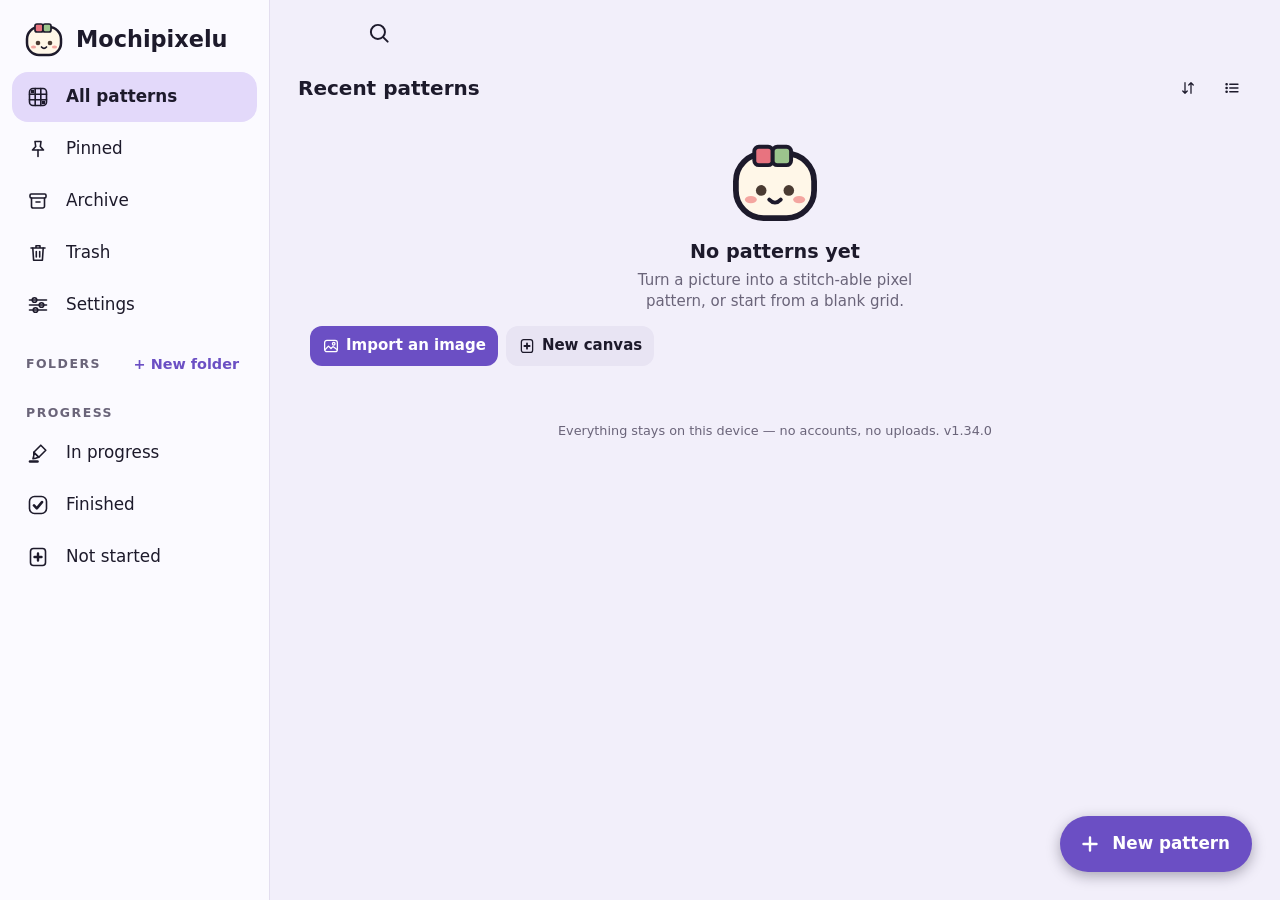
<file: index.html>
<!DOCTYPE html>
<html lang="en">
<head>
  <meta charset="utf-8">
  <meta name="viewport" content="width=device-width, initial-scale=1">
  <meta name="theme-color" content="#fbfaff">
  <script>try{var p=JSON.parse(localStorage.getItem("mochipixelu:prefs")||"{}"),t=p.theme||"system";document.documentElement.dataset.theme=t==="dark"||(t==="system"&&matchMedia("(prefers-color-scheme: dark)").matches)?"dark":"light"}catch(e){document.documentElement.dataset.theme="light"}</script>
  <title>Mochipixelu — pixel editor &amp; craft pattern maker</title>
  <meta name="description" content="A cozy, local-first pixel editor that turns images into crochet, cross-stitch, knitting and bead patterns.">
  <link rel="icon" href="data:image/svg+xml,%3Csvg xmlns='http://www.w3.org/2000/svg' viewBox='0 0 40 36'%3E%3Crect x='3' y='5' width='34' height='28' rx='12' fill='%23fff7e8' stroke='%234a3b32' stroke-width='2.5'/%3E%3Crect x='11' y='2' width='8' height='8' rx='2' fill='%23e8737f' stroke='%234a3b32' stroke-width='2'/%3E%3Crect x='19' y='2' width='8' height='8' rx='2' fill='%239cc58d' stroke='%234a3b32' stroke-width='2'/%3E%3Ccircle cx='14' cy='21' r='2.3' fill='%234a3b32'/%3E%3Ccircle cx='26' cy='21' r='2.3' fill='%234a3b32'/%3E%3C/svg%3E">
  <link rel="stylesheet" href="css/styles.css">
</head>
<body data-tool="pencil" data-screen="home">

<!-- Icon set: drawn to match the logo — cream body, 2px brown outline, strawberry / matcha / butter pixel accents. -->
<svg width="0" height="0" style="position:absolute" aria-hidden="true" focusable="false">
  <defs>
    <symbol id="i-pencil" viewBox="0 0 24 24">
      <path d="M5 19.2l.9-4.1L16.3 4.7a2.1 2.1 0 0 1 3 0l.1.1a2.1 2.1 0 0 1 0 3L8.9 18.3z" fill="none"/>
      <path d="M16.3 4.7a2.1 2.1 0 0 1 3 0l.1.1a2.1 2.1 0 0 1 0 3l-2.2 2.2-3.1-3.1z" fill="none"/>
      <path d="M5.9 15.1l3 3-3.9 1z" fill="none"/>
    </symbol>
    <symbol id="i-eraser" viewBox="0 0 24 24">
      <g transform="rotate(-40 12 12)">
        <rect x="3" y="8" width="18" height="8" rx="2.2" fill="none"/>
        <path d="M13 8h5.8A2.2 2.2 0 0 1 21 10.2v3.6a2.2 2.2 0 0 1-2.2 2.2H13z" fill="none"/>
        <path d="M13 8v8"/>
      </g>
      <path d="M4 21h16"/>
    </symbol>
    <symbol id="i-fill" viewBox="0 0 24 24">
      <path d="M5.5 10h13l-1.5 8.5a2 2 0 0 1-2 1.7H9a2 2 0 0 1-2-1.7z" fill="none"/>
      <path d="M6.2 13.4h11.6l-.8 5.1a2 2 0 0 1-2 1.7H9a2 2 0 0 1-2-1.7z" fill="none"/>
      <ellipse cx="12" cy="10" rx="6.5" ry="2.2" fill="none"/>
      <path d="M7 9C7 2.8 17 2.8 17 9" fill="none"/>
    </symbol>
    <symbol id="i-picker" viewBox="0 0 24 24">
      <path d="M15 3.8l5.2 5.2-1.9 1.9-5.2-5.2z" fill="none"/>
      <path d="M12.2 7.9l3.9 3.9-7.6 7.6-3.7.8.8-3.7z" fill="none"/>
      <path d="M5.1 16.7l2.2 2.2-2.6.6z" fill="currentColor" stroke="none"/>
    </symbol>
    <symbol id="i-inspect" viewBox="0 0 24 24">
      <circle cx="10.2" cy="10.2" r="6.4" fill="none"/>
      <rect x="7.2" y="7.2" width="3" height="3" fill="currentColor" stroke="none"/>
      <rect x="10.2" y="7.2" width="3" height="3" fill="currentColor" stroke="none"/>
      <rect x="10.2" y="10.2" width="3" height="3" fill="currentColor" stroke="none"/>
      <path d="M15 15l5.5 5.5" stroke-width="3"/>
    </symbol>
    <symbol id="i-mark" viewBox="0 0 24 24">
      <rect x="3.5" y="3.5" width="17" height="17" rx="5" fill="none"/>
      <path d="M8 12.4l2.8 2.9 5.2-6.2" stroke-width="2.6"/>
    </symbol>
    <symbol id="i-pan" viewBox="0 0 24 24">
      <path d="M12 2.8v18.4M2.8 12h18.4"/>
      <path d="M9.2 5.6L12 2.8l2.8 2.8M9.2 18.4L12 21.2l2.8-2.8M5.6 9.2L2.8 12l2.8 2.8M18.4 9.2l2.8 2.8-2.8 2.8"/>
      <rect x="8.6" y="8.6" width="6.8" height="6.8" rx="2" fill="none"/>
      <rect x="11" y="11" width="2" height="2" fill="currentColor" stroke="none"/>
    </symbol>
    <symbol id="i-undo" viewBox="0 0 24 24">
      <path d="M8.5 5.5l-4 4 4 4"/>
      <path d="M4.5 9.5H14a5 5 0 0 1 0 10h-4"/>
    </symbol>
    <symbol id="i-redo" viewBox="0 0 24 24">
      <g transform="matrix(-1 0 0 1 24 0)">
        <path d="M8.5 5.5l-4 4 4 4"/>
        <path d="M4.5 9.5H14a5 5 0 0 1 0 10h-4"/>
      </g>
    </symbol>
    <symbol id="i-palette" viewBox="0 0 24 24">
      <path d="M12 3.5C7 3.5 3.5 7 3.5 11.5S7 20.5 11 20.5c2 0 2.3-1.3 1.5-2.4-.8-1.1-.2-2.6 1.4-2.6H17c2 0 3.5-1.5 3.5-3.5C20.5 7 17 3.5 12 3.5z" fill="none"/>
      <circle cx="8" cy="10.4" r="1.4" fill="currentColor" stroke="none"/>
      <circle cx="12" cy="7.6" r="1.4" fill="currentColor" stroke="none"/>
      <circle cx="16" cy="10.2" r="1.4" fill="currentColor" stroke="none"/>
      <circle cx="7.8" cy="14.6" r="1.4" fill="currentColor" stroke="none"/>
    </symbol>
    <symbol id="i-sliders" viewBox="0 0 24 24">
      <path d="M3.5 7h17M3.5 12h17M3.5 17h17"/>
      <circle cx="8.5" cy="7" r="2.3" fill="none"/>
      <circle cx="15.5" cy="12" r="2.3" fill="none"/>
      <circle cx="9.5" cy="17" r="2.3" fill="none"/>
    </symbol>
    <symbol id="i-design" viewBox="0 0 24 24">
      <rect x="3.5" y="3.5" width="17" height="17" rx="3.5" fill="none"/>
      <path d="M9.2 3.5v17M14.8 3.5v17M3.5 9.2h17M3.5 14.8h17"/>
      <rect x="4.9" y="4.9" width="3.3" height="3.3" fill="currentColor" stroke="none"/>
      <rect x="15.8" y="15.8" width="3.3" height="3.3" fill="currentColor" stroke="none"/>
    </symbol>
    <symbol id="i-craft" viewBox="0 0 24 24">
      <rect x="3.5" y="3.5" width="17" height="17" rx="3.5" fill="none"/>
      <path d="M8 8l8 8M16 8l-8 8" stroke-width="2.6"/>
    </symbol>
    <symbol id="i-export" viewBox="0 0 24 24">
      <path d="M4.5 14.5v3.2a2.3 2.3 0 0 0 2.3 2.3h10.4a2.3 2.3 0 0 0 2.3-2.3v-3.2" fill="none"/>
      <path d="M12 3.8v10.2M7.8 10l4.2 4.2 4.2-4.2"/>
    </symbol>
    <symbol id="i-upload" viewBox="0 0 24 24">
      <path d="M4.5 14.5v3.2a2.3 2.3 0 0 0 2.3 2.3h10.4a2.3 2.3 0 0 0 2.3-2.3v-3.2" fill="none"/>
      <path d="M12 14V3.8M7.8 8l4.2-4.2L16.2 8"/>
    </symbol>
    <symbol id="i-files" viewBox="0 0 24 24">
      <path d="M3.5 7a2 2 0 0 1 2-2H10l2 2.2h6.5a2 2 0 0 1 2 2V17a2 2 0 0 1-2 2h-13a2 2 0 0 1-2-2z" fill="none"/>
      <path d="M3.5 10.5h17"/>
    </symbol>
    <symbol id="i-image" viewBox="0 0 24 24">
      <rect x="3.5" y="4.5" width="17" height="15" rx="3" fill="none"/>
      <path d="M4 17l4.6-4.8 3.4 3.2 2.6-2.6L20 16.6" fill="none"/>
      <circle cx="15.6" cy="9" r="1.7" fill="none"/>
    </symbol>
    <symbol id="i-newfile" viewBox="0 0 24 24">
      <rect x="4.5" y="3.5" width="15" height="17" rx="3" fill="none"/>
      <path d="M12 8.5v7M8.5 12h7" stroke-width="2.4"/>
    </symbol>
    <symbol id="i-gear" viewBox="0 0 24 24"><circle cx="12" cy="12" r="3"/><circle cx="12" cy="12" r="6.6"/><path d="M12 2.6v2.8M12 18.6v2.8M2.6 12h2.8M18.6 12h2.8M5.4 5.4l2 2M16.6 16.6l2 2M18.6 5.4l-2 2M7.4 16.6l-2 2"/></symbol>
    <symbol id="i-legend" viewBox="0 0 24 24"><rect x="3.5" y="4.5" width="4.5" height="4.5" rx="1.2"/><rect x="3.5" y="14.5" width="4.5" height="4.5" rx="1.2"/><path d="M11.5 6.8h9M11.5 16.8h9M11.5 11.8h9"/><rect x="3.5" y="9.5" width="4.5" height="4.5" rx="1.2"/></symbol>
    <symbol id="i-plus" viewBox="0 0 24 24"><path d="M12 5.5v13M5.5 12h13"/></symbol>
    <symbol id="i-minus" viewBox="0 0 24 24"><path d="M5.5 12h13"/></symbol>
    <symbol id="i-fit" viewBox="0 0 24 24"><path d="M4 9V5h4M20 9V5h-4M4 15v4h4M20 15v4h-4"/><rect x="9" y="9" width="6" height="6" fill="none"/></symbol>
    <symbol id="i-chev" viewBox="0 0 24 24"><path d="M6.5 15l5.5-6 5.5 6"/></symbol>
    <symbol id="i-back" viewBox="0 0 24 24"><path d="M19 12H6M11.5 6L5.5 12l6 6"/></symbol>
    <symbol id="i-close" viewBox="0 0 24 24"><path d="M6 6l12 12M18 6L6 18"/></symbol>
    <symbol id="i-more" viewBox="0 0 24 24"><circle cx="5.5" cy="12" r="1.8" fill="currentColor" stroke="none"/><circle cx="12" cy="12" r="1.8" fill="currentColor" stroke="none"/><circle cx="18.5" cy="12" r="1.8" fill="currentColor" stroke="none"/></symbol>
    <symbol id="i-eye" viewBox="0 0 24 24"><path d="M2.8 12S6.4 5.8 12 5.8 21.2 12 21.2 12 17.6 18.2 12 18.2 2.8 12 2.8 12z" fill="none"/><circle cx="12" cy="12" r="2.8" fill="none"/></symbol>
    <symbol id="i-print" viewBox="0 0 24 24"><rect x="6.5" y="3.5" width="11" height="6" fill="none"/><rect x="3.5" y="9.5" width="17" height="8" rx="2.5" fill="none"/><rect x="7" y="14" width="10" height="6.5" fill="none"/><circle cx="17" cy="12.3" r=".9" fill="currentColor" stroke="none"/></symbol>
    <symbol id="i-redo-arrow" viewBox="0 0 24 24"><path d="M19.5 12a7.5 7.5 0 1 1-2.4-5.5"/><path d="M19.8 4.5v4.2h-4.2"/></symbol>
    <symbol id="i-trash" viewBox="0 0 24 24"><path d="M5 7h14M10 7V4.8h4V7"/><path d="M6.8 7l.8 12.2h8.8L17.2 7" fill="none"/><path d="M10.3 10.5v5.5M13.7 10.5v5.5"/></symbol>
    <symbol id="i-menu" viewBox="0 0 24 24"><path d="M4 8h16M4 15h10"/></symbol>
    <symbol id="i-search" viewBox="0 0 24 24"><circle cx="11" cy="11" r="6.5"/><path d="M16 16l4 4"/></symbol>
    <symbol id="i-list" viewBox="0 0 24 24"><path d="M9 7h11M9 12h11M9 17h11"/><circle cx="4.8" cy="7" r=".9" fill="currentColor"/><circle cx="4.8" cy="12" r=".9" fill="currentColor"/><circle cx="4.8" cy="17" r=".9" fill="currentColor"/></symbol>
    <symbol id="i-grid" viewBox="0 0 24 24"><rect x="4.5" y="4.5" width="6" height="6" rx="1.5"/><rect x="13.5" y="4.5" width="6" height="6" rx="1.5"/><rect x="4.5" y="13.5" width="6" height="6" rx="1.5"/><rect x="13.5" y="13.5" width="6" height="6" rx="1.5"/></symbol>
    <symbol id="i-sort" viewBox="0 0 24 24"><path d="M8 5v14M8 19l-3-3M8 19l3-3M16 19V5M16 5l-3 3M16 5l3 3"/></symbol>
    <symbol id="i-eye-off" viewBox="0 0 24 24"><path d="M3.5 12s3-5.5 8.5-5.5S20.5 12 20.5 12s-3 5.5-8.5 5.5S3.5 12 3.5 12z"/><circle cx="12" cy="12" r="2.6"/><path d="M4.5 4.5l15 15"/></symbol>
    <symbol id="i-pin" viewBox="0 0 24 24"><path d="M9 4.5h6l-.7 5 3.2 3.5H6.5L9.7 9.5 9 4.5z"/><path d="M12 13v6.5"/></symbol>
    <symbol id="i-folder" viewBox="0 0 24 24"><path d="M4 7.5a1.8 1.8 0 0 1 1.8-1.8h3.6l2 2.2h6.8A1.8 1.8 0 0 1 20 9.7v7.5a1.8 1.8 0 0 1-1.8 1.8H5.8A1.8 1.8 0 0 1 4 17.2V7.5z"/></symbol>
    <symbol id="i-archive" viewBox="0 0 24 24"><rect x="4" y="5" width="16" height="4" rx="1.2"/><path d="M5.5 9v8.2a1.8 1.8 0 0 0 1.8 1.8h9.4a1.8 1.8 0 0 0 1.8-1.8V9M10 13h4"/></symbol>
    <symbol id="i-restore" viewBox="0 0 24 24"><path d="M5 12a7 7 0 1 0 2.3-5.2M5 5v3.8h3.8"/></symbol>
    <symbol id="i-copy" viewBox="0 0 24 24"><rect x="8.5" y="8.5" width="11" height="11" rx="2.5" fill="none"/><path d="M15.5 8.5v-2a2 2 0 0 0-2-2h-7a2 2 0 0 0-2 2v7a2 2 0 0 0 2 2h2"/></symbol>
    <symbol id="i-highlight" viewBox="0 0 24 24"><path d="M14.8 4.2l5 5-7 7-5-5z" fill="none"/><path d="M7.8 11.2l5 5-2.6.9-3.2.7.8-3.2z" fill="none"/><path d="M4 20.5h7.5" stroke-width="2.6"/></symbol>
    <symbol id="i-mochi" viewBox="0 0 40 36">
      <rect x="3" y="5" width="34" height="28" rx="12" fill="#fff7e8" stroke-width="2.5"/>
      <rect x="11" y="2" width="8" height="8" rx="2" fill="#e8737f"/>
      <rect x="19" y="2" width="8" height="8" rx="2" fill="#9cc58d"/>
      <circle cx="14" cy="21" r="2.3" fill="#4a3b32" stroke="none"/><circle cx="26" cy="21" r="2.3" fill="#4a3b32" stroke="none"/>
      <ellipse cx="9.5" cy="25" rx="2.6" ry="1.6" fill="#f4a6a0" stroke="none"/><ellipse cx="30.5" cy="25" rx="2.6" ry="1.6" fill="#f4a6a0" stroke="none"/>
      <path d="M17.5 25q2.5 2.6 5 0"/>
    </symbol>
  </defs>
</svg>

<!-- ============================ HOME ============================ -->
<section id="screen-home" class="screen home" hidden>
  <div id="drawer-scrim" class="scrim" hidden></div>
  <aside id="drawer" class="drawer" aria-label="Menu">
    <div class="drawer-brand"><svg class="ic mascot" viewBox="0 0 40 36" aria-hidden="true"><use href="#i-mochi"/></svg><span>Mochipixelu</span></div>
    <nav class="drawer-nav" id="drawer-nav">
      <button data-view="all"><svg class="ic"><use href="#i-design"/></svg><span class="dl">All patterns</span><span class="dc" id="dc-all"></span></button>
      <button data-view="pinned"><svg class="ic"><use href="#i-pin"/></svg><span class="dl">Pinned</span><span class="dc" id="dc-pinned"></span></button>
      <button data-view="archive"><svg class="ic"><use href="#i-archive"/></svg><span class="dl">Archive</span><span class="dc" id="dc-archive"></span></button>
      <button data-view="trash"><svg class="ic"><use href="#i-trash"/></svg><span class="dl">Trash</span><span class="dc" id="dc-trash"></span></button>
      <button id="drawer-settings"><svg class="ic"><use href="#i-sliders"/></svg><span class="dl">Settings</span></button>
    </nav>
    <div class="drawer-sec"><span>Folders</span><button id="drawer-newfolder" class="linkbtn">+ New folder</button></div>
    <nav class="drawer-nav" id="drawer-folders"></nav>
    <button id="drawer-showall" class="linkbtn drawer-more" hidden>Show all</button>
    <div class="drawer-sec"><span>Progress</span></div>
    <nav class="drawer-nav" id="drawer-progress">
      <button data-view="progress"><svg class="ic"><use href="#i-highlight"/></svg><span class="dl">In progress</span><span class="dc" id="dc-progress"></span></button>
      <button data-view="done"><svg class="ic"><use href="#i-mark"/></svg><span class="dl">Finished</span><span class="dc" id="dc-done"></span></button>
      <button data-view="new"><svg class="ic"><use href="#i-newfile"/></svg><span class="dl">Not started</span><span class="dc" id="dc-new"></span></button>
    </nav>
  </aside>
  <header class="home-top">
    <button id="home-menu" class="btn icon-btn" aria-label="Open menu" aria-expanded="false"><svg class="ic"><use href="#i-menu"/></svg></button>
    <h1 class="sr-only">Mochipixelu</h1>
    <button id="home-search-btn" class="btn icon-btn" aria-label="Search patterns" aria-expanded="false"><svg class="ic"><use href="#i-search"/></svg></button>
  </header>
  <div id="home-search" class="home-search" hidden>
    <svg class="ic sm" aria-hidden="true"><use href="#i-search"/></svg>
    <input id="home-search-input" type="search" placeholder="Search patterns" aria-label="Search patterns" autocomplete="off">
    <button id="home-search-clear" class="btn small icon-btn" aria-label="Close search"><svg class="ic sm"><use href="#i-close"/></svg></button>
  </div>

  <main class="home-main" id="home-main">
    <section id="home-continue" hidden>
      <button id="continue-card" class="continue-card" type="button"></button>
    </section>

    <section id="home-library">
      <div id="home-folders-sec" hidden>
        <div class="home-bar">
          <h2 class="sec">Folders</h2>
          <span class="bar-actions">
            <button id="folders-all" class="linkbtn" hidden>Show all</button>
            <button id="folders-layout" class="btn small icon-btn" aria-label="Folder layout: grid"><svg class="ic sm"><use href="#i-list"/></svg></button>
          </span>
        </div>
        <div id="home-folder-tiles" class="folder-tiles"></div>
      </div>
      <div class="home-bar">
        <h2 class="sec" id="home-title">Recent patterns</h2>
        <span class="bar-actions">
          <button id="sort-btn" class="btn small icon-btn" aria-label="Sort patterns" aria-haspopup="menu" aria-expanded="false"><svg class="ic sm"><use href="#i-sort"/></svg></button>
          <button id="grid-layout" class="btn small icon-btn" aria-label="Pattern layout: grid"><svg class="ic sm"><use href="#i-list"/></svg></button>
        </span>
        <div id="sort-menu" class="ctx-menu sort-menu" role="menu" hidden></div>
      </div>
      <div id="folder-head" class="folder-head" hidden>
        <button id="folder-back" class="btn small icon-btn" aria-label="Back to all patterns"><svg class="ic sm"><use href="#i-back"/></svg></button>
        <h3 id="folder-title">Folder</h3>
        <button id="folder-rename" class="btn small">Rename</button>
        <button id="folder-remove" class="btn small">Remove</button>
      </div>
      <ul id="home-grid" class="grid"></ul>
      <p id="home-nomatch" class="hint" hidden>No patterns in this group yet.</p>
      <div id="home-empty" class="empty" hidden>
        <svg class="ic mascot big" viewBox="0 0 40 36" aria-hidden="true"><use href="#i-mochi"/></svg>
        <h2>No patterns yet</h2>
        <p>Turn a picture into a stitch-able pixel pattern, or start from a blank grid.</p>
        <div class="row center">
          <button class="btn primary" data-home="import"><svg class="ic sm"><use href="#i-image"/></svg>Import an image</button>
          <button class="btn" data-home="new"><svg class="ic sm"><use href="#i-newfile"/></svg>New canvas</button>
        </div>
      </div>
    </section>
    <p class="home-foot">Everything stays on this device — no accounts, no uploads. <span id="home-version"></span></p>
  </main>

  <div id="card-scrim" class="scrim" hidden></div>
  <div id="card-menu" class="ctx-menu" role="menu" hidden></div>

  <div class="fab-wrap" id="fab-wrap">
    <div id="fab-menu" class="fab-menu" hidden>
      <button class="btn fab-item" data-home="new"><svg class="ic sm"><use href="#i-newfile"/></svg>New canvas</button>
      <button class="btn fab-item" data-home="import"><svg class="ic sm"><use href="#i-image"/></svg>Import image</button>
      <button class="btn fab-item" data-home="chart"><svg class="ic sm"><use href="#i-grid"/></svg>Import chart</button>
      <button class="btn fab-item" data-home="open"><svg class="ic sm"><use href="#i-upload"/></svg>Open file</button>
    </div>
    <button id="fab" class="fab" type="button" aria-label="Add a pattern" aria-expanded="false"><svg class="ic"><use href="#i-plus"/></svg><span class="fab-label">New pattern</span></button>
  </div>
</section>

<!-- ============================ PROJECT VIEW ============================ -->
<section id="screen-view" class="screen" hidden>
  <header class="topbar view-top">
    <button id="view-back" class="btn icon-btn" aria-label="Back to my patterns"><svg class="ic"><use href="#i-back"/></svg></button>
    <span class="view-badge" aria-hidden="true"><svg class="ic mascot" viewBox="0 0 40 36"><use href="#i-mochi"/></svg></span>
    <div class="view-heading">
      <h2 id="view-title" class="view-title">Pattern</h2>
      <span id="view-size" class="view-sub"></span>
    </div>
    <span id="view-progress-text" class="view-count" aria-live="polite"></span>
    <button id="view-more" class="btn icon-btn" aria-label="More actions"><svg class="ic"><use href="#i-more"/></svg></button>
  </header>
  <main class="view-main">
    <div class="progress" role="progressbar" aria-label="Stitching progress" aria-valuemin="0" aria-valuemax="100" aria-valuenow="0" id="view-progress"><div id="view-progress-bar"></div></div>
    <div class="view-selected" id="view-info" aria-live="polite">
      <span id="view-info-swatch" class="swatch empty" hidden></span>
      <span id="view-info-text"></span>
    </div>
    <section class="view-stage">
      <div class="canvas-wrap">
        <div id="view-scroll" class="canvas-scroll"><canvas id="view-canvas" aria-label="Pattern"></canvas></div>
        <div class="hud hud-br hud-view">
          <button id="view-zoom-fit" class="btn small icon-btn" aria-label="Fit to screen"><svg class="ic sm"><use href="#i-fit"/></svg></button>
        </div>
      </div>
    </section>
    <div class="view-dock">
      <div class="vstack">
        <div id="view-legend-pop" class="vcard" hidden>
          <div id="view-legend" class="chips-scroll"></div>
          <button type="button" class="legend-more" id="view-legend-more" aria-label="Edit legend symbols"><svg class="ic"><use href="#i-more"/></svg></button>
        </div>
        <div id="guide-controls" class="vcard guide-card" hidden>
          <div class="guide-top">
            <div class="seg" id="view-guides" role="group" aria-label="Guide style">
              <button data-guide="row" aria-pressed="true">Row</button>
              <button data-guide="col" aria-pressed="false">Column</button>
              <button data-guide="cross" aria-pressed="false">Both</button>
            </div>
            <button id="guide-done" class="btn small soft"><svg class="ic sm"><use href="#i-list"/></svg><span id="guide-done-label">Row done</span></button>
          </div>
          <div class="guide-main">
            <button id="guide-prev" class="soft-btn" aria-label="Previous"><svg class="ic"><use href="#i-chev"/></svg></button>
            <strong id="guide-label">Row 1 of 1</strong>
            <button id="guide-next" class="soft-btn" aria-label="Next"><svg class="ic"><use href="#i-chev"/></svg></button>
            <button id="guide-stitch" class="btn go"><svg class="ic"><use href="#i-mark"/></svg><span id="guide-stitch-label">Mark stitch done</span></button>
            <button id="guide-undo" class="soft-btn undo" aria-label="Undo the last tick" disabled><svg class="ic"><use href="#i-undo"/></svg><span>Undo</span></button>
          </div>
          <div class="guide-colors" id="guide-colors"></div>
        </div>
      </div>
      <nav class="vtools" id="view-modes" role="group" aria-label="Tap mode">
        <button class="vtool" data-mode="look" aria-pressed="true"><svg class="ic"><use href="#i-eye"/></svg><span class="tl">Look</span></button>
        <button class="vtool" data-mode="guide" aria-pressed="false"><svg class="ic"><use href="#i-highlight"/></svg><span class="tl">Guide</span></button>
        <button class="vtool" data-mode="tick" aria-pressed="false"><svg class="ic"><use href="#i-mark"/></svg><span class="tl">Tick</span></button>
        <button class="vtool" id="view-dock-legend" aria-pressed="false"><svg class="ic"><use href="#i-legend"/></svg><span class="tl">Legend</span></button>
      </nav>
    </div>
  </main>
</section>

<!-- ============================ EDITOR ============================ -->
<section id="screen-editor" class="screen" hidden>
  <header class="topbar">
    <button id="btn-back" class="btn icon-btn" aria-label="Back to the pattern"><svg class="ic"><use href="#i-back"/></svg></button>
    <svg class="ic mascot desk-only" viewBox="0 0 40 36" aria-hidden="true"><use href="#i-mochi"/></svg>
    <label class="name-field">
      <span class="sr-only">Pattern name</span>
      <input id="design-name" type="text" maxlength="60" value="Untitled" autocomplete="off">
    </label>
    <div class="top-actions">
      <button id="btn-undo" class="btn icon-btn" title="Undo (Ctrl+Z)" aria-label="Undo" disabled><svg class="ic"><use href="#i-undo"/></svg></button>
      <button id="btn-redo" class="btn icon-btn" title="Redo (Ctrl+Y)" aria-label="Redo" disabled><svg class="ic"><use href="#i-redo"/></svg></button>
      <button id="btn-menu" class="btn icon-btn" aria-label="Pattern options" aria-haspopup="menu" aria-pressed="false"><svg class="ic"><use href="#i-more"/></svg></button>
    </div>
  </header>
  <div class="view-selected" id="edit-info" aria-live="polite">
    <span id="edit-info-swatch" class="swatch empty" hidden></span>
    <span id="edit-info-text"></span>
  </div>

  <main class="workspace">
    <section class="stage" aria-label="Canvas">
      <div class="canvas-wrap">
        <div id="canvas-scroll" class="canvas-scroll">
          <canvas id="canvas" tabindex="0" aria-label="Pixel canvas. Use arrow keys to move between cells."></canvas>
        </div>
        <div class="hud hud-tl">
          <span id="status-size" class="chip" title="Design size">32 × 32</span>
          <span id="status-coords" class="chip" title="Cell under the pointer">—</span>
        </div>
        <div class="hud hud-br">
          <button id="zoom-fit" class="btn small icon-btn" aria-label="Fit to screen" title="Fit to screen (0)"><svg class="ic sm"><use href="#i-fit"/></svg></button>
        </div>
        <input id="zoom-range" class="zoom-range" type="range" min="2" max="64" value="16" aria-label="Zoom" hidden>
        <div id="drop-hint" class="drop-hint" hidden>Drop an image to pixelate it</div>
      </div>
    </section>

    <div id="opt-menu" class="ctx-menu opt-menu" role="menu" hidden>
      <div class="theme-row" id="theme-row" role="radiogroup" aria-label="Theme">
        <span class="theme-label">Theme</span>
        <div class="swatches"></div>
      </div>
      <hr>
      <button data-open="design"><svg class="ic"><use href="#i-design"/></svg>Size &amp; detail</button>
      <button data-open="export"><svg class="ic"><use href="#i-export"/></svg>Export &amp; print</button>
      <button data-open="files"><svg class="ic"><use href="#i-files"/></svg>Image &amp; files</button>
      <hr>
      <button data-act="pin"><svg class="ic"><use href="#i-pin"/></svg><span>Pin</span></button>
      <button data-act="folder"><svg class="ic"><use href="#i-folder"/></svg>Move to folder…</button>
      <button data-act="archive"><svg class="ic"><use href="#i-archive"/></svg><span>Archive</span></button>
      <button data-act="trash" class="danger"><svg class="ic"><use href="#i-trash"/></svg>Move to Trash</button>
      <hr>
      <div class="menu-foot" id="menu-foot">Edited just now</div>
    </div>

    <!-- Fixed bottom bar on phones; vertical tool rail on desktop -->
    <div class="dock">
      <div id="color-pop" class="pop" hidden aria-label="Quick colors"></div>
      <div id="legend-pop" class="vcard legend-dock" hidden aria-label="Legend">
        <div id="legend-list" class="chips-scroll"></div>
        <button type="button" class="legend-more" id="legend-more" aria-label="Edit legend symbols"><svg class="ic"><use href="#i-more"/></svg></button>
      </div>
      <nav class="tools" id="tools" aria-label="Tools">
        <button class="tool" data-tool="pencil" aria-pressed="true" title="Draw (B)"><svg class="ic"><use href="#i-pencil"/></svg><span class="tl">Draw</span></button>
        <button class="tool" data-tool="eraser" aria-pressed="false" title="Erase (E)"><svg class="ic"><use href="#i-eraser"/></svg><span class="tl">Erase</span></button>
        <button class="tool" data-tool="fill" aria-pressed="false" title="Fill (G)"><svg class="ic"><use href="#i-fill"/></svg><span class="tl">Fill</span></button>
        <button class="tool" data-tool="picker" aria-pressed="false" title="Pick color (I)"><svg class="ic"><use href="#i-picker"/></svg><span class="tl">Pick</span></button>
        <button id="dock-legend" class="tool" aria-pressed="false" title="Legend: colors and symbols"><svg class="ic"><use href="#i-legend"/></svg><span class="tl">Legend</span></button>
        <button id="dock-color" class="tool" aria-pressed="false" title="Colors"><span class="dot" data-cur-color></span><span class="tl">Color</span></button>
      </nav>
    </div>
  </main>
</section>

    <!-- Settings popup (opened from the ⋯ menus): one section at a time, Done fixed at the bottom. Lives at body level so both the editor and the pattern view can use it. -->
<aside class="panel sheet" id="sheet" aria-label="Pattern settings">
  <div class="sheet-head"><h2 id="sheet-title">Design</h2></div>

  <!-- DESIGN -->
  <section class="tabpanel" id="panel-design" role="tabpanel">
    <h2>Resolution</h2>
    <p class="hint" id="img-info">Changing these numbers changes how many pixels the design really has.</p>
    <div class="row">
      <label>Width <input id="res-w" type="number" min="1" max="256" value="32" inputmode="numeric"></label>
      <label>Height <input id="res-h" type="number" min="1" max="256" value="32" inputmode="numeric"></label>
    </div>
    <label class="check"><input id="res-lock" type="checkbox" checked> Keep proportions</label>
    <div class="row presets" id="res-presets">
      <button class="btn small" data-size="16">16</button>
      <button class="btn small" data-size="32">32</button>
      <button class="btn small" data-size="48">48</button>
      <button class="btn small" data-size="64">64</button>
      <button class="btn small" data-size="100">100</button>
    </div>
    <label class="block">When resizing edited art
      <select id="res-mode">
        <option value="scale">Scale (resample cells)</option>
        <option value="crop-tl">Crop / pad from top-left</option>
        <option value="crop-c">Crop / pad from center</option>
      </select>
    </label>
    <p class="hint" id="res-hint"></p>

    <h2>Color limit</h2>
    <div class="row">
      <label>Limit to <input id="color-limit" type="number" min="0" max="64" value="0" inputmode="numeric"> colors</label>
      <button id="btn-reduce" class="btn small">Reduce now</button>
    </div>
    <p class="hint">0 keeps every color. On an untouched imported image the limit applies live.</p>
    <button id="btn-repixel" class="btn block-btn" disabled><svg class="ic sm"><use href="#i-redo-arrow"/></svg>Re-pixelate from image (discard edits)</button>

    <h2>Fill tool</h2>
    <label class="check"><input id="fill-all" type="checkbox"> Recolor <em>every</em> matching cell, not just the connected area</label>

    <h2>View</h2>
    <label class="check"><input id="toggle-grid" type="checkbox" checked> Show grid lines</label>
    <label class="check"><input id="toggle-done" type="checkbox" checked> Show done marks</label>
  </section>

  <!-- EXPORT -->
  <section class="tabpanel" id="panel-export" role="tabpanel" hidden>
    <h2>Printable pattern</h2>
    <div class="row">
      <label>Cell size
        <select id="ex-cell">
          <option value="16">Small (16 px)</option>
          <option value="24" selected>Medium (24 px)</option>
          <option value="32">Large (32 px)</option>
        </select>
      </label>
    </div>
    <label class="check"><input id="ex-colors" type="checkbox" checked> Fill cells with color</label>
    <label class="check"><input id="ex-symbols" type="checkbox" checked> Symbols in cells</label>
    <label class="check"><input id="ex-coords" type="checkbox" checked> Row &amp; column numbers</label>
    <label class="check"><input id="ex-marks" type="checkbox"> Show completed ticks</label>
    <button id="btn-preview" class="btn primary block-btn"><svg class="ic sm"><use href="#i-export"/></svg>Export</button>
    <p class="hint">Export shows the pages first; from there you can save them as a PNG or print. Tip: turn off “Fill cells with color” for a black-and-white, ink-friendly chart that relies on symbols.</p>

    <h2>Artwork image</h2>
    <div class="row">
      <label>Pixel size
        <select id="art-scale">
          <option value="1">1× (exact pixels)</option>
          <option value="8">8×</option>
          <option value="16" selected>16×</option>
          <option value="32">32×</option>
        </select>
      </label>
    </div>
    <label class="check"><input id="art-transparent" type="checkbox" checked> Transparent empty cells</label>
    <button id="btn-art-png" class="btn block-btn"><svg class="ic sm"><use href="#i-export"/></svg>Download artwork PNG</button>
  </section>

  <!-- FILES -->
  <section class="tabpanel" id="panel-files" role="tabpanel" hidden>
    <h2>Saved automatically</h2>
    <p class="hint">Every change is saved to “My patterns” on this device as you work.</p>
    <h2>Replace with an image</h2>
    <button id="btn-import" class="btn block-btn" data-action="import"><svg class="ic sm"><use href="#i-image"/></svg>Pixelate an image into this pattern</button>
    <p class="hint">Replaces the artwork (you can undo). To start a separate pattern, use + on the home page.</p>
    <h2>Project file</h2>
    <button id="btn-save-file" class="btn block-btn"><svg class="ic sm"><use href="#i-export"/></svg>Save a backup file</button>
    <p class="hint">Keeps colors and progress. Open it later from the home page.</p>
  </section>
  <div class="sheet-foot"><button id="sheet-done" class="btn primary">Done</button></div>
</aside>
<div id="sheet-scrim" class="scrim light" hidden></div>

<input id="file-input" type="file" accept="image/*" hidden>
<input id="file-home-input" type="file" accept="image/*" hidden>
<input id="file-chart-input" type="file" accept="image/*" hidden>
<input id="file-project" type="file" accept=".json,.mochi,application/json" hidden>

<!-- ===== dialogs ===== -->
<dialog id="new-dialog" class="dialog">
  <form method="dialog" id="new-form">
    <div class="dialog-head"><h2>New canvas</h2></div>
    <label class="block">Name <input id="new-name" type="text" maxlength="60" value="Untitled" autocomplete="off"></label>
    <div class="row">
      <label>Width <input id="new-w" type="number" min="1" max="256" value="32" inputmode="numeric"></label>
      <label>Height <input id="new-h" type="number" min="1" max="256" value="32" inputmode="numeric"></label>
    </div>
    <div class="row presets" id="new-presets">
      <button type="button" class="btn small" data-size="16">16</button>
      <button type="button" class="btn small" data-size="32">32</button>
      <button type="button" class="btn small" data-size="48">48</button>
      <button type="button" class="btn small" data-size="64">64</button>
    </div>
    <label class="block">Background
      <select id="new-bg">
        <option value="empty">Empty (no stitch)</option>
        <option value="white">White</option>
      </select>
    </label>
    <div class="row end">
      <button type="button" id="new-cancel" class="btn">Cancel</button>
      <button type="submit" id="new-create" class="btn primary">Create</button>
    </div>
  </form>
</dialog>

<dialog id="text-dialog" class="dialog">
  <form method="dialog" id="text-form">
    <div class="dialog-head"><h2 id="text-title">Rename</h2></div>
    <label class="block"><span id="text-label">Name</span> <input id="text-input" type="text" maxlength="60" autocomplete="off"></label>
    <div class="row end">
      <button type="button" id="text-cancel" class="btn">Cancel</button>
      <button type="submit" id="text-ok" class="btn primary">Save</button>
    </div>
  </form>
</dialog>

<dialog id="chart-dialog" class="dialog chart-dialog">
  <div class="dialog-head"><h2>Import a chart</h2></div>
  <p class="hint" id="chart-hint">Drag the corners so the box wraps just the pattern squares (not the numbers), then check the preview.</p>
  <div class="chart-stage" id="chart-stage"><canvas id="chart-canvas" aria-label="Chart image with the pattern area"></canvas></div>
  <div class="row chart-controls">
    <label>Columns <input id="chart-cols" type="number" min="1" max="256" inputmode="numeric"></label>
    <label>Rows <input id="chart-rows" type="number" min="1" max="256" inputmode="numeric"></label>
    <label>Read as
      <select id="chart-mode">
        <option value="auto">Auto</option>
        <option value="colors">Colours</option>
        <option value="symbols">Symbols</option>
      </select>
    </label>
    <label>Empty cells
      <select id="chart-empty">
        <option value="auto">Auto (background around the pattern)</option>
        <option value="white">Every white cell</option>
        <option value="none">Nothing</option>
      </select>
    </label>
  </div>
  <div class="row chart-regions" id="chart-regions" hidden></div>
  <div class="row"><button type="button" id="chart-patterns" class="btn small"><svg class="ic sm"><use href="#i-grid"/></svg>Find several patterns</button></div>
  <div class="row"><button type="button" id="chart-find" class="btn small"><svg class="ic sm"><use href="#i-grid"/></svg>Find the grid in this box</button></div>
  <div class="chart-preview"><canvas id="chart-preview" aria-label="Preview of the imported pattern"></canvas><span id="chart-info" class="hint" aria-live="polite"></span></div>
  <div class="row end">
    <button type="button" id="chart-cancel" class="btn">Cancel</button>
    <button type="button" id="chart-import" class="btn primary">Import</button>
  </div>
</dialog>

<dialog id="symbols-dialog" class="dialog">
  <div class="dialog-head"><h2>Legend symbols</h2></div>
  <p class="hint">Pick the symbol for each color. Choosing one that another color uses swaps the two.</p>
  <div id="symbols-list" class="symbols-list"></div>
  <div class="row end">
    <button id="symbols-reset" class="btn">Reset to default</button>
    <button id="symbols-done" class="btn primary">Done</button>
  </div>
</dialog>

<dialog id="confirm-dialog" class="dialog">
  <div class="dialog-head"><h2 id="confirm-title">Are you sure?</h2></div>
  <p id="confirm-text" class="hint"></p>
  <div class="row end">
    <button id="confirm-cancel" class="btn">Cancel</button>
    <button id="confirm-ok" class="btn danger">Delete</button>
  </div>
</dialog>

<dialog id="folder-dialog" class="dialog menu">
  <div class="dialog-head"><h2>Move to folder</h2><button id="folder-close" class="btn small icon-btn" aria-label="Close"><svg class="ic sm"><use href="#i-close"/></svg></button></div>
  <ul id="folder-list" class="menu-list"></ul>
</dialog>

<div id="view-menu" class="ctx-menu opt-menu view-menu" role="menu" hidden>
  <div class="theme-row"><span class="theme-label">Theme</span><div class="swatches" id="view-swatches"></div></div>
  <hr>
  <button data-menu="edit"><svg class="ic"><use href="#i-design"/></svg>Edit pattern</button>
  <button data-menu="pin"><svg class="ic"><use href="#i-pin"/></svg><span>Pin</span></button>
  <button data-menu="rename"><svg class="ic"><use href="#i-pencil"/></svg>Rename</button>
  <button data-menu="duplicate"><svg class="ic"><use href="#i-copy"/></svg>Copy</button>
  <button data-menu="folder"><svg class="ic"><use href="#i-folder"/></svg>Move</button>
  <button data-menu="archive"><svg class="ic"><use href="#i-archive"/></svg><span>Archive</span></button>
  <hr>
  <button data-menu="export"><svg class="ic"><use href="#i-print"/></svg>Export</button>
  <button data-menu="file"><svg class="ic"><use href="#i-export"/></svg>Save backup</button>
  <button data-menu="clear-progress"><svg class="ic"><use href="#i-redo-arrow"/></svg>Clear progress</button>
  <hr>
  <button data-menu="delete" class="danger"><svg class="ic"><use href="#i-trash"/></svg>Delete</button>
  <div class="menu-foot" id="view-foot">Edited just now</div>
</div>

<dialog id="rgb-dialog" class="dialog rgb-dialog">
  <h2 class="rgb-title">Color</h2>
  <div id="rgb-preview" class="rgb-preview"><span id="rgb-preview-hex">#E8737F</span></div>
  <div class="rgb-row"><b>R</b><input id="rgb-r" type="range" min="0" max="255" aria-label="Red"><input id="rgb-rn" type="number" min="0" max="255" inputmode="numeric" aria-label="Red value"></div>
  <div class="rgb-row"><b>G</b><input id="rgb-g" type="range" min="0" max="255" aria-label="Green"><input id="rgb-gn" type="number" min="0" max="255" inputmode="numeric" aria-label="Green value"></div>
  <div class="rgb-row"><b>B</b><input id="rgb-b" type="range" min="0" max="255" aria-label="Blue"><input id="rgb-bn" type="number" min="0" max="255" inputmode="numeric" aria-label="Blue value"></div>
  <div class="rgb-row hex"><b>#</b><input id="rgb-hex" type="text" maxlength="7" spellcheck="false" autocomplete="off" aria-label="Hex color"></div>
  <h3 class="rgb-sub">Presets</h3>
  <div id="rgb-presets" class="rgb-presets"></div>
  <div class="rgb-foot">
    <button id="rgb-cancel" type="button" class="btn">Cancel</button>
    <button id="rgb-ok" type="button" class="btn primary">Use color</button>
  </div>
</dialog>

<dialog id="settings-dialog" class="dialog menu">
  <div class="dialog-head"><h2>Settings</h2><button id="settings-close" class="btn small icon-btn" aria-label="Close"><svg class="ic sm"><use href="#i-close"/></svg></button></div>
  <h3 class="sub">Appearance</h3>
  <div class="seg" id="set-theme" role="group" aria-label="Appearance">
    <button data-theme-opt="system" aria-pressed="true">System</button>
    <button data-theme-opt="light" aria-pressed="false">Light</button>
    <button data-theme-opt="dark" aria-pressed="false">Dark</button>
  </div>
  <ul class="menu-list">
    <li><button id="set-open"><svg class="ic sm"><use href="#i-upload"/></svg>Open a backup file</button></li>
    <li><button id="set-clear" class="danger-text"><svg class="ic sm"><use href="#i-trash"/></svg>Delete all patterns</button></li>
  </ul>
  <p id="set-about" class="hint"></p>
</dialog>

<dialog id="preview-dialog" class="dialog wide">
  <div class="dialog-head">
    <h2>Pattern preview</h2>
    <div class="row">
      <button id="preview-png" class="btn primary"><svg class="ic sm"><use href="#i-export"/></svg>Save PNG</button>
      <button id="preview-print" class="btn"><svg class="ic sm"><use href="#i-print"/></svg>Print</button>
      <button id="preview-close" class="btn">Close</button>
    </div>
  </div>
  <div id="preview-pages" class="preview-pages"></div>
</dialog>

<div id="toast" class="toast" role="status" aria-live="polite" hidden></div>
<div id="print-area" aria-hidden="true"></div>

<script src="js/utils.js"></script>
<script src="js/state.js"></script>
<script src="js/palette.js"></script>
<script src="js/pixelate.js"></script>
<script src="js/chart.js"></script>
<script src="js/renderer.js"></script>
<script src="js/storage.js"></script>
<script src="js/exporter.js"></script>
<script src="js/images.js"></script>
<script src="js/viewport.js"></script>
<script src="js/router.js"></script>
<script src="js/dialogs.js"></script>
<script src="js/actions.js"></script>
<script src="js/editor.js"></script>
<script src="js/panels.js"></script>
<script src="js/chartimport.js"></script>
<script src="js/home.js"></script>
<script src="js/view.js"></script>
<script src="js/main.js"></script>
</body>
</html>
</file>
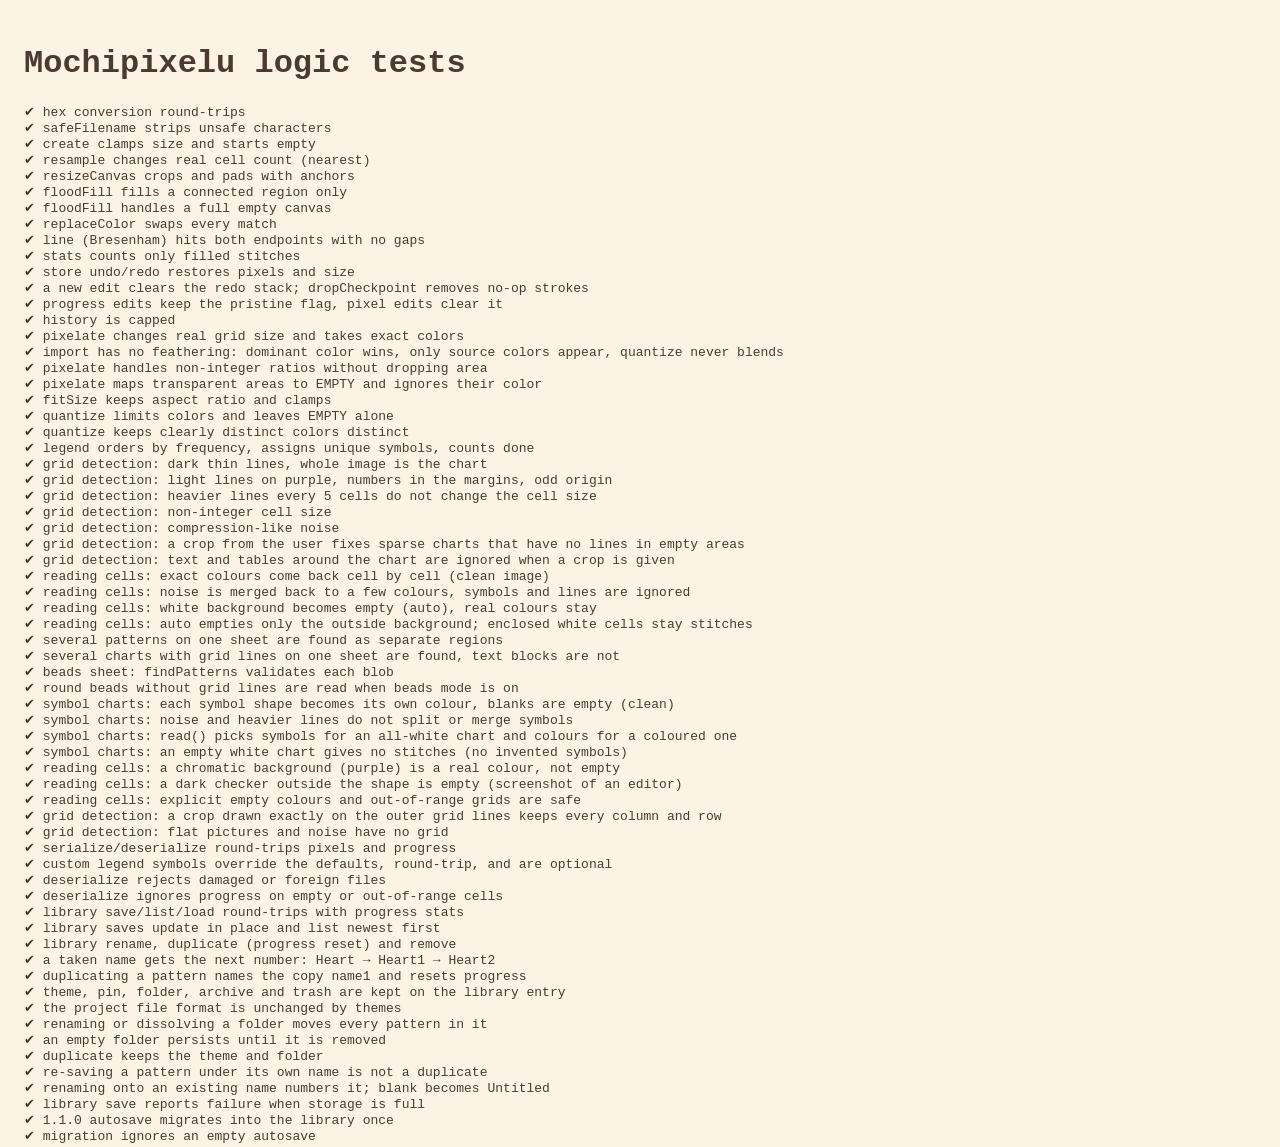
<file: tests/index.html>
<!DOCTYPE html>
<html lang="en">
<head>
  <meta charset="utf-8">
  <title>Mochipixelu logic tests</title>
  <style>body{font-family:ui-monospace,monospace;background:#fbf3e4;color:#4a3b32;padding:16px}pre{white-space:pre-wrap}</style>
</head>
<body>
<h1>Mochipixelu logic tests</h1>
<pre id="out">Running…</pre>
<script src="../js/utils.js"></script>
<script src="../js/state.js"></script>
<script src="../js/palette.js"></script>
<script src="../js/pixelate.js"></script>
<script src="../js/chart.js"></script>
<script src="../js/storage.js"></script>
<script src="logic.test.js"></script>
</body>
</html>
</file>
<file: css/styles.css>
/* Mochipixelu — cozy, handmade styles. Phone-first; widens into a desktop workspace at 900px. */
/* Modern palette: cool violet-grey surfaces, one indigo accent. Light is the default; the
   dark set below is applied with <html data-theme="dark"> (chosen in Settings → Appearance). */
:root {
  color-scheme: light;
  --paper: #f2effa;       /* page */
  --paper-2: #e8e4f3;     /* quiet fills */
  --card: #fbfaff;        /* bars, sheets, cards */
  --field: #ffffff;       /* inputs */
  --ink: #1d1a2b;
  --ink-soft: #6a6479;
  --line: #d9d3e8;
  --hair: #e3deef;
  --pill: #e3d9fa;        /* active item */
  --mat: #e6e2f1;         /* canvas surround */
  --berry: #6b4fc4;       /* accent */
  --accent-h: #5a3fb0;
  --on-accent: #ffffff;
  --berry-d: #b3412e;     /* danger fill */
  --danger-text: #b3412e;
  --matcha: #3d9b76;      /* progress */
  --butter: #e3d9fa;
  --sky: #7fb3e6;
  --shadow: 28 22 50;
  --t1: #dde6f4; --t2: #f1dfe8; --t3: #dbeadf; --t4: #e5defa;
  --radius: 18px;
  --font: "Inter", "Roboto", "SF Pro Text", system-ui, -apple-system, "Segoe UI", sans-serif;
  --safe-b: 0px; /* no safe-area padding anywhere */
  --safe-t: 0px;
}
:root[data-theme="dark"] {
  color-scheme: dark;
  --paper: #121018;
  --paper-2: #221f2d;
  --card: #1a1822;
  --field: #262333;
  --ink: #ece8f6;
  --ink-soft: #9d96b2;
  --line: #3a354d;
  --hair: #2b2839;
  --pill: #35294f;
  --mat: #1f1c2a;
  --berry: #a78bfa;
  --accent-h: #bba5fc;
  --on-accent: #1a1230;
  --berry-d: #c9503b;
  --danger-text: #ff8f7c;
  --matcha: #55c39a;
  --butter: #35294f;
  --sky: #6aa3dc;
  --shadow: 0 0 0;
  --t1: #232b3c; --t2: #3a2531; --t3: #22332a; --t4: #2f2848;
}

* { box-sizing: border-box; }
html, body { height: 100%; }
body {
  margin: 0; font-family: var(--font); color: var(--ink); background: var(--paper);
  font-size: 15px; line-height: 1.4; overscroll-behavior: none; -webkit-tap-highlight-color: transparent;
}
.sr-only { position: absolute; width: 1px; height: 1px; overflow: hidden; clip: rect(0 0 0 0); white-space: nowrap; }
[hidden] { display: none !important; }
button { touch-action: manipulation; }
h1, h2, h3 { margin: 0; }

/* ---------- icons (sprite lives in index.html) ---------- */
.ic { width: 24px; height: 24px; flex: none; fill: none; stroke: var(--ink); stroke-width: 2; stroke-linecap: round; stroke-linejoin: round; }
.ic.sm { width: 18px; height: 18px; }
.ic.mascot { width: 40px; height: 36px; }
.ic.mascot.big { width: 92px; height: 83px; }

.phone-only { display: inline-flex; }
.desk-only { display: none; }

/* ---------- screens ---------- */
.screen { display: flex; flex-direction: column; height: 100vh; height: 100dvh; min-height: 0; }

.topbar {
  display: flex; align-items: center; gap: 8px; flex: none;
  padding: 6px 10px; padding-top: calc(6px + var(--safe-t));
  background: var(--card); border-bottom: 2px dashed var(--line);
}
.name-field { flex: 1 1 auto; min-width: 0; }
.name-field input { width: 100%; }
.top-actions { display: flex; gap: 6px; align-items: center; flex: none; }
.view-title { flex: 1; min-width: 0; font-size: 1.1rem; overflow: hidden; text-overflow: ellipsis; white-space: nowrap; }

/* ---------- controls ---------- */
.btn {
  font: inherit; color: var(--ink); cursor: pointer;
  display: inline-flex; align-items: center; justify-content: center; gap: 6px;
  background: var(--card); border: 2px solid var(--ink); border-radius: 11px;
  padding: 6px 12px; min-height: 40px; box-shadow: 0 3px 0 var(--ink);
  transition: transform .06s, box-shadow .06s, background .15s;
}
.btn:hover:not(:disabled) { background: var(--butter); }
.btn:active:not(:disabled) { transform: translateY(2px); box-shadow: 0 1px 0 var(--ink); }
.btn:disabled { opacity: .45; cursor: not-allowed; box-shadow: 0 3px 0 var(--line); border-color: var(--line); }
.btn:disabled .ic { stroke: var(--ink-soft); }
.btn.primary { background: var(--berry); color: var(--on-accent); text-shadow: 0 1px 0 rgb(var(--shadow) / .35); }
.btn.primary .ic { stroke: var(--on-accent); }
.btn.primary:hover:not(:disabled) { background: var(--accent-h); }
.btn.danger { background: var(--berry-d); color: #fff; text-shadow: none; }
.btn.danger:hover { background: var(--berry-d); }
.btn.small { padding: 3px 9px; min-height: 36px; font-size: .88rem; box-shadow: 0 2px 0 var(--ink); }
.btn.icon-btn { width: 40px; padding: 0; }
.btn.small.icon-btn { width: 36px; }
.btn[aria-pressed="true"].icon-btn { background: var(--butter); }
.block-btn { width: 100%; margin-top: 8px; }

:focus-visible { outline: 3px solid var(--sky); outline-offset: 2px; }

input[type="text"], input[type="number"], select {
  font: inherit; color: var(--ink); background: var(--field); border: 2px solid var(--line); border-radius: 8px;
  padding: 5px 8px; min-height: 38px; width: 100%;
}
input[type="color"] { width: 48px; height: 40px; border: 2px solid var(--ink); border-radius: 8px; padding: 2px; background: var(--field); cursor: pointer; }
input[type="range"] { accent-color: var(--berry); }
input[type="checkbox"] { accent-color: var(--berry); width: 19px; height: 19px; flex: none; }

.check { display: flex; align-items: center; gap: 8px; font-size: .92rem; margin: 8px 0; cursor: pointer; }
label { font-size: .85rem; color: var(--ink-soft); }
label.block { display: block; margin-top: 10px; }
.row { display: flex; gap: 8px; align-items: flex-end; flex-wrap: wrap; margin: 6px 0; }
.row > label { flex: 1 1 90px; }
.row.center { align-items: center; }
.row.end { justify-content: flex-end; margin-top: 14px; }
.row.presets .btn { flex: 1; }
.hint { font-size: .82rem; color: var(--ink-soft); margin: 4px 0 6px; }
.hint.inline { display: inline; font-weight: 400; }
.chip { background: var(--paper-2); border-radius: 999px; padding: 3px 10px; font-size: .8rem; font-weight: 700; white-space: nowrap; }

.progress { height: 14px; border: 2px solid var(--ink); border-radius: 999px; background: var(--field); overflow: hidden; }
.progress > div { height: 100%; width: 0; background: repeating-linear-gradient(45deg, var(--matcha) 0 8px, #8bb67c 8px 16px); transition: width .2s; }

.swatch { display: inline-block; width: 26px; height: 26px; border-radius: 7px; border: 2px solid var(--ink); background: var(--field); flex: none; }
.swatch.big { width: 38px; height: 38px; border-radius: 10px; }
.swatch.empty {
  background-image: linear-gradient(45deg, #ddd 25%, transparent 25%, transparent 75%, #ddd 75%),
                    linear-gradient(45deg, #ddd 25%, transparent 25%, transparent 75%, #ddd 75%);
  background-size: 10px 10px; background-position: 0 0, 5px 5px;
}

/* ====================================================================
   HOME
   ==================================================================== */
.home { background: var(--paper); }
.home-top { display: flex; align-items: center; gap: 12px; flex: none; padding: calc(14px + var(--safe-t)) 18px 6px; }
.home-top h1 { font-size: 1.6rem; letter-spacing: .2px; line-height: 1.1; }
.tagline { margin: 0; color: var(--ink-soft); font-size: .9rem; }
.home-main { flex: 1; min-height: 0; overflow-y: auto; padding: 0 14px calc(110px + var(--safe-b)); -webkit-overflow-scrolling: touch; }
.home-main > section, .home-foot { max-width: 1100px; margin-left: auto; margin-right: auto; }

.sec { display: flex; align-items: center; gap: 9px; font-size: 1rem; margin: 16px 0 8px; }
.sec::before, .tabpanel h2::before {
  content: ""; width: 9px; height: 9px; border-radius: 2px; background: var(--berry); border: 1.5px solid var(--ink); flex: none;
  box-shadow: 9px 0 0 -1.5px var(--matcha), 9px 0 0 0 var(--ink); margin-right: 9px;
}
.home-bar { display: flex; align-items: center; justify-content: space-between; }

.continue-card {
  display: flex; gap: 12px; align-items: center; width: 100%; text-align: left; font: inherit; color: var(--ink); cursor: pointer;
  background: var(--butter); border: 2px solid var(--ink); border-radius: 18px; padding: 10px; box-shadow: 0 4px 0 var(--ink);
}
.continue-card:active { transform: translateY(2px); box-shadow: 0 2px 0 var(--ink); }
.continue-card .mat { width: 96px; height: 96px; flex: none; border-radius: 12px; }
.continue-card .info { flex: 1; min-width: 0; }
.continue-card .name { font-weight: 800; font-size: 1.05rem; overflow: hidden; text-overflow: ellipsis; white-space: nowrap; }
.continue-card .meta { font-size: .82rem; margin: 2px 0 8px; }
.continue-card .go { display: inline-flex; align-items: center; gap: 6px; margin-top: 8px; font-weight: 800; font-size: .9rem; }

.filters { display: flex; gap: 6px; overflow-x: auto; padding: 2px 2px 8px; scrollbar-width: none; }
.filters::-webkit-scrollbar { display: none; }
.chipbtn {
  flex: none; font: inherit; font-size: .85rem; font-weight: 700; color: var(--ink); cursor: pointer;
  background: var(--card); border: 2px solid var(--line); border-radius: 999px; padding: 5px 13px; min-height: 36px;
}
.chipbtn[aria-pressed="true"] { background: var(--butter); border-color: var(--ink); box-shadow: 0 2px 0 var(--ink); }

.grid { list-style: none; margin: 0; padding: 2px 2px 8px; display: grid; grid-template-columns: repeat(2, minmax(0, 1fr)); gap: 12px; }
.card {
  display: flex; flex-direction: column; width: 100%; text-align: left; font: inherit; color: var(--ink); cursor: pointer; overflow: hidden;
  background: var(--card); border: 2px solid var(--ink); border-radius: 16px; box-shadow: 0 4px 0 var(--ink); padding: 0;
}
.card:active { transform: translateY(2px); box-shadow: 0 2px 0 var(--ink); }
.mat {
  aspect-ratio: 1; display: grid; place-items: center; padding: 12px;
  background-color: var(--mat); background-image: none;
}
.mat img { max-width: 100%; max-height: 100%; image-rendering: pixelated; background: var(--field); box-shadow: 0 0 0 2px var(--ink), 3px 4px 0 2px rgb(var(--shadow) / .25); }
.card .body { padding: 8px 10px 11px; border-top: 2px solid var(--ink); }
.card .name { font-weight: 800; overflow: hidden; text-overflow: ellipsis; white-space: nowrap; }
.card .meta { font-size: .78rem; color: var(--ink-soft); }
.mini { display: block; height: 9px; border: 2px solid var(--ink); border-radius: 999px; background: var(--field); overflow: hidden; margin-top: 7px; }
.mini > i { display: block; height: 100%; background: var(--matcha); }
.badge { display: inline-block; font-size: .72rem; font-weight: 800; padding: 1px 8px; border-radius: 999px; border: 1.5px solid var(--ink); background: var(--paper-2); margin-top: 6px; }
.badge.done { background: var(--matcha); }

.empty { text-align: center; padding: 28px 12px; }
.empty h2 { font-size: 1.2rem; margin: 8px 0 4px; }
.empty p { color: var(--ink-soft); max-width: 32ch; margin: 0 auto 14px; }
.home-foot { text-align: center; color: var(--ink-soft); font-size: .8rem; margin-top: 22px; }

.fab-wrap { position: fixed; right: 16px; bottom: calc(16px + var(--safe-b)); z-index: 20; display: flex; flex-direction: column; align-items: flex-end; gap: 10px; }
.fab {
  width: 62px; height: 62px; border-radius: 20px; cursor: pointer; display: grid; place-items: center;
  background: var(--berry); border: 2.5px solid var(--ink); box-shadow: 0 4px 0 var(--ink); transition: transform .12s;
}
.fab .ic { width: 32px; height: 32px; stroke-width: 3; }
.fab:active { transform: translateY(2px); box-shadow: 0 2px 0 var(--ink); }
.fab[aria-expanded="true"] { background: var(--butter); }
.fab[aria-expanded="true"] .ic { transform: rotate(45deg); }
.fab-menu { display: flex; flex-direction: column; gap: 8px; align-items: flex-end; }
.fab-item { min-height: 46px; padding: 6px 16px; font-weight: 700; }

/* ====================================================================
   PROJECT VIEW
   ==================================================================== */
.view-main { flex: 1; min-height: 0; display: flex; flex-direction: column; }
.view-stage { flex: 0 0 50%; min-height: 200px; padding: 6px; display: flex; }
.view-panel { flex: 1; min-height: 0; overflow-y: auto; padding: 8px 14px calc(18px + var(--safe-b)); background: var(--card); border-top: 2px solid var(--ink); -webkit-overflow-scrolling: touch; }
.meta-line { font-size: .85rem; color: var(--ink-soft); font-weight: 700; display: block; margin: 2px 0 6px; }
.view-meta .progress { margin: 2px 0 4px; }
.sub { font-size: .95rem; margin: 14px 0 6px; }

.seg { display: flex; border: 2px solid var(--ink); border-radius: 12px; overflow: hidden; background: var(--field); }
.seg button {
  flex: 1; font: inherit; font-weight: 700; font-size: .88rem; color: var(--ink); cursor: pointer; min-height: 42px;
  display: inline-flex; align-items: center; justify-content: center; gap: 6px; background: transparent; border: 0; border-right: 2px solid var(--ink);
}
.seg button:last-child { border-right: 0; }
.seg button[aria-pressed="true"] { background: var(--butter); }
#guide-controls { margin-top: 10px; display: flex; flex-direction: column; gap: 8px; }
.stepper { display: flex; align-items: center; gap: 8px; flex-wrap: wrap; }
.stepper strong { min-width: 7.5em; text-align: center; }
.stepper #guide-prev .ic { transform: rotate(-90deg); }
.stepper #guide-next .ic { transform: rotate(90deg); }
.stepper #guide-done { margin-left: auto; }
.cell-info { display: flex; align-items: center; gap: 10px; background: var(--paper-2); border-radius: 12px; padding: 8px 10px; margin-top: 12px; font-size: .88rem; }
.cell-info .swatch { width: 30px; height: 30px; }

.chips-scroll { display: flex; gap: 6px; overflow-x: auto; padding: 2px 2px 8px; flex-wrap: nowrap; }
.chips-scroll button {
  flex: none; display: inline-flex; align-items: center; gap: 7px; font: inherit; font-size: .85rem; color: var(--ink); cursor: pointer;
  background: var(--field); border: 2px solid var(--line); border-radius: 11px; padding: 4px 9px 4px 4px; min-height: 40px;
}
.chips-scroll button[aria-pressed="true"] { background: var(--butter); border-color: var(--ink); box-shadow: 0 2px 0 var(--ink); }
.chips-scroll .swatch { width: 28px; height: 28px; display: grid; place-items: center; font-weight: 800; font-size: .85rem; }
.chips-scroll .meta { color: var(--ink-soft); font-size: .75rem; }

/* ====================================================================
   EDITOR
   ==================================================================== */
.workspace { flex: 1; min-height: 0; display: flex; flex-direction: column; }
.stage { flex: 1; min-height: 0; min-width: 0; display: flex; flex-direction: column; gap: 6px; padding: 6px; }
.canvas-wrap { position: relative; flex: 1; min-height: 0; min-width: 0; display: flex; }

.canvas-scroll {
  flex: 1; min-width: 0; min-height: 0; overflow: auto; border-radius: 12px; border: 2px solid var(--line);
  background-color: var(--mat); background-image: none;
  display: grid; place-items: center; overscroll-behavior: contain;
}
#canvas, #view-canvas {
  display: block; margin: 12px; image-rendering: pixelated; place-self: center;
  box-shadow: 0 0 0 3px var(--ink), 4px 6px 0 3px rgb(var(--shadow) / .25); background: var(--field); touch-action: none; cursor: crosshair;
}
#view-canvas { cursor: pointer; }
.canvas-scroll.tool-pan #canvas, .canvas-scroll.tool-none #canvas { cursor: grab; }
.canvas-scroll.tool-pan #canvas:active { cursor: grabbing; }
.canvas-scroll.tool-inspect #canvas, .canvas-scroll.tool-picker #canvas { cursor: help; }

.hud { position: absolute; z-index: 3; display: flex; gap: 6px; pointer-events: none; }
.hud > * { pointer-events: auto; }
.hud-tl { top: 8px; left: 8px; flex-wrap: wrap; max-width: 70%; }
.hud-tl .chip { background: color-mix(in srgb, var(--paper-2) 92%, transparent); border: 1.5px solid var(--line); }
.hud-br { right: 8px; bottom: 8px; flex-direction: column; }
.hud-br .btn { background: var(--card); }

.drop-hint {
  position: absolute; inset: 0; display: grid; place-items: center; z-index: 6; pointer-events: none;
  background: color-mix(in srgb, var(--paper) 92%, transparent); border: 3px dashed var(--berry); border-radius: var(--radius); font-size: 1.3rem; font-weight: 800;
}

/* inspector strip: only on phones while Inspect is active */
.inspector { display: none; align-items: center; gap: 8px; flex: none; flex-wrap: wrap; background: var(--paper-2); border-radius: 12px; padding: 6px 8px; min-height: 52px; }
body[data-tool="inspect"] .inspector { display: flex; }
.insp-text { display: flex; flex-direction: column; flex: 1 1 140px; min-width: 0; font-size: .82rem; line-height: 1.25; }
.insp-text strong { font-size: .92rem; }
.insp-text span { overflow: hidden; text-overflow: ellipsis; white-space: nowrap; }
.insp-actions { display: flex; align-items: center; gap: 6px; flex-wrap: wrap; justify-content: flex-end; }
.dpad { display: flex; gap: 4px; }
.dir-left .ic { transform: rotate(-90deg); }
.dir-right .ic { transform: rotate(90deg); }
.dir-down .ic { transform: rotate(180deg); }

/* ---------- bottom sheet (phone) ---------- */
.panel { background: var(--card); display: flex; flex-direction: column; min-height: 0; }
.sheet {
  flex: none; height: 0; overflow: hidden; visibility: hidden;
  border-top: 2px solid var(--ink); border-radius: 18px 18px 0 0; box-shadow: 0 -4px 0 rgb(var(--shadow) / .12);
  transition: height .2s ease, visibility 0s linear .2s;
}
.sheet.open { height: min(46dvh, 400px); visibility: visible; transition: height .2s ease; }
.sheet-head { display: flex; align-items: center; gap: 6px; padding: 8px 8px 0; border-bottom: 2px solid var(--line); flex: none; }
.sheet-head .btn { margin-bottom: 6px; }
.tabs { display: flex; gap: 2px; flex: 1; min-width: 0; }
.tab {
  flex: 1 1 0; min-width: 0; font: inherit; font-weight: 700; font-size: .8rem; color: var(--ink-soft); cursor: pointer;
  background: transparent; border: 2px solid transparent; border-bottom: 0; border-radius: 10px 10px 0 0; padding: 8px 2px; white-space: nowrap;
}
.tab[aria-selected="true"] { background: var(--paper); border-color: var(--line); color: var(--ink); margin-bottom: -2px; padding-bottom: 10px; }
.tabpanel { padding: 4px 14px 18px; overflow-y: auto; flex: 1; min-height: 0; -webkit-overflow-scrolling: touch; }
.tabpanel h2 { font-size: .98rem; margin: 16px 0 4px; display: flex; align-items: center; gap: 8px; }

.swatches { display: flex; flex-wrap: wrap; gap: 6px; min-height: 8px; }
.sw { width: 34px; height: 34px; border-radius: 8px; border: 2px solid rgb(var(--shadow) / .55); cursor: pointer; padding: 0; }
.sw:hover { transform: scale(1.08); }
.sw[aria-pressed="true"] { border-color: var(--ink); box-shadow: 0 0 0 3px var(--butter), 0 0 0 5px var(--ink); }

.legend { list-style: none; margin: 6px 0; padding: 0; display: flex; flex-direction: column; gap: 4px; }
.legend button {
  width: 100%; display: flex; align-items: center; gap: 8px; text-align: left; min-height: 40px;
  font: inherit; font-size: .88rem; color: var(--ink); cursor: pointer; background: var(--field); border: 2px solid var(--line); border-radius: 9px; padding: 4px 6px;
}
.legend button[aria-pressed="true"] { border-color: var(--ink); background: var(--butter); }
.legend .meta { margin-left: auto; color: var(--ink-soft); font-size: .78rem; white-space: nowrap; }
.legend .swatch { width: 26px; height: 26px; display: grid; place-items: center; font-weight: 800; font-size: .8rem; }

/* ---------- bottom dock (phone): ONE row ---------- */
.dock { flex: none; background: var(--card); border-top: 2px solid var(--ink); padding-bottom: var(--safe-b); box-shadow: 0 -3px 0 rgb(var(--shadow) / .1); position: relative; z-index: 3; }
.tools { display: grid; grid-template-columns: repeat(7, 1fr); gap: 2px; padding: 6px; }
.desk-tool { display: none; }
.tool {
  font: inherit; color: var(--ink); cursor: pointer; position: relative;
  display: flex; flex-direction: column; align-items: center; justify-content: center; gap: 2px;
  background: transparent; border: 2px solid transparent; border-radius: 12px; padding: 5px 0 3px; min-height: 54px;
}
.tl { font-size: .68rem; font-weight: 800; line-height: 1.1; }
.tool:hover { background: var(--paper-2); }
.tool[aria-pressed="true"] { background: var(--butter); border-color: var(--ink); box-shadow: 0 2px 0 var(--ink); }
.tool[data-tool][aria-pressed="true"]::after { content: ""; position: absolute; top: 3px; right: 3px; width: 6px; height: 6px; background: var(--berry); border: 1.5px solid var(--ink); border-radius: 2px; }
.tool .dot { width: 26px; height: 26px; border-radius: 50%; border: 2px solid var(--ink); background: var(--berry); }

/* ---------- dialogs ---------- */
.dialog { border: 3px solid var(--ink); border-radius: 18px; background: var(--card); color: var(--ink); padding: 14px 16px; width: min(440px, 94vw); max-height: 90dvh; box-shadow: 6px 8px 0 rgb(var(--shadow) / .3); }
.dialog.wide { width: min(980px, 96vw); }
.dialog::backdrop { background: rgb(var(--shadow) / .45); }
.dialog-head { display: flex; align-items: center; justify-content: space-between; gap: 8px; flex-wrap: wrap; }
.dialog-head h2 { font-size: 1.1rem; }
.menu-list { list-style: none; margin: 10px 0 0; padding: 0; display: flex; flex-direction: column; gap: 6px; }
.menu-list button { width: 100%; display: flex; align-items: center; gap: 10px; text-align: left; font: inherit; font-weight: 700; color: var(--ink); cursor: pointer; min-height: 46px; background: var(--field); border: 2px solid var(--line); border-radius: 12px; padding: 6px 12px; }
.menu-list button:hover { background: var(--butter); border-color: var(--ink); }
.menu-list .danger-text { color: var(--danger-text); }
.preview-pages { display: flex; flex-direction: column; gap: 14px; margin-top: 10px; overflow: auto; max-height: calc(90dvh - 100px); }
.preview-pages figure { margin: 0; background: var(--field); border: 2px solid var(--line); border-radius: 8px; padding: 6px; overflow: auto; }
.preview-pages img { display: block; max-width: 100%; height: auto; margin: 0 auto; }

.toast { position: fixed; left: 50%; bottom: calc(96px + var(--safe-b)); transform: translateX(-50%); z-index: 50; background: var(--ink); color: var(--paper); padding: 10px 18px; border-radius: 14px; max-width: 92vw; font-size: .92rem; box-shadow: 0 6px 20px rgb(var(--shadow) / .35); }
.toast.error { background: var(--berry-d); color: #fff; }
body[data-screen="home"] .toast { bottom: calc(96px + var(--safe-b)); }

#print-area { display: none; }

/* ====================================================================
   LANDSCAPE PHONE (short and wide): tools on the left, panel on the right
   ==================================================================== */
@media (orientation: landscape) and (max-height: 520px) and (max-width: 899px) {
  .topbar { padding-top: calc(3px + var(--safe-t)); padding-bottom: 3px; }
  .btn.icon-btn { width: 36px; min-height: 36px; }
  .workspace { display: grid; grid-template-columns: 62px minmax(0, 1fr) auto; grid-template-rows: minmax(0, 1fr); grid-template-areas: "dock stage sheet"; }
  .dock { grid-area: dock; border-top: 0; border-right: 2px solid var(--ink); box-shadow: none; }
  .tools { grid-template-columns: 1fr; grid-auto-rows: minmax(0, 1fr); height: 100%; padding: 4px; gap: 2px; }
  .tool { min-height: 0; padding: 2px; }
  .tool .tl { display: none; }
  .tool .ic { width: 22px; height: 22px; }
  .tool .dot { width: 22px; height: 22px; }
  .stage { grid-area: stage; padding: 4px; }
  .sheet { grid-area: sheet; height: auto; width: 0; border-top: 0; border-left: 2px solid var(--ink); border-radius: 0; transition: width .2s ease, visibility 0s linear .2s; }
  .sheet.open { height: auto; width: min(340px, 52vw); transition: width .2s ease; }
  .view-main { flex-direction: row; }
  .view-stage { flex: 1 1 0; min-width: 0; }
  .view-panel { flex: 0 0 min(340px, 48vw); border-top: 0; border-left: 2px solid var(--ink); }
  .home-top { padding-top: calc(6px + var(--safe-t)); padding-bottom: 0; }
  .grid { grid-template-columns: repeat(4, minmax(0, 1fr)); }
}

/* ====================================================================
   DESKTOP / TABLET (>= 900px)
   ==================================================================== */
@media (min-width: 600px) and (max-width: 899px) {
  .grid { grid-template-columns: repeat(3, minmax(0, 1fr)); }
}

@media (min-width: 900px) {
  .phone-only { display: none; }
  .desk-only { display: inline-block; }
  .topbar { padding: 8px 14px; gap: 12px; }
  .name-field { flex: 0 1 340px; }
  .top-actions { margin-left: auto; }

  .home-main { padding: 0 28px 120px; }
  .home-top { padding: 22px 28px 6px; max-width: 1156px; margin: 0 auto; width: 100%; }
  .grid { grid-template-columns: repeat(auto-fill, minmax(190px, 1fr)); gap: 16px; }
  .continue-card { max-width: 560px; }
  .fab-wrap { right: 28px; bottom: 28px; }

  .view-main { flex-direction: row; gap: 10px; padding: 10px; }
  .view-stage { flex: 1 1 0; min-width: 0; padding: 8px; background: var(--card); border: 2px dashed var(--line); border-radius: var(--radius); }
  .view-panel { flex: 0 0 360px; border: 2px dashed var(--line); border-radius: var(--radius); padding: 8px 16px 18px; }

  .workspace { display: grid; gap: 10px; padding: 10px; grid-template-columns: 84px minmax(0, 1fr) 340px; grid-template-areas: "dock stage sheet"; }
  .dock { grid-area: dock; align-self: start; border: 2px dashed var(--line); border-radius: var(--radius); box-shadow: none; padding: 8px; }
  .tools { grid-template-columns: 1fr; padding: 0; gap: 6px; }
  .desk-tool { display: flex; }
  .tool { min-height: 58px; }
  .tl { font-size: .72rem; }

  .stage { grid-area: stage; background: var(--card); border: 2px dashed var(--line); border-radius: var(--radius); padding: 8px; gap: 8px; }
  .insp-text { font-size: .85rem; }

  .sheet { grid-area: sheet; height: auto; visibility: visible; transition: none; border: 2px dashed var(--line); border-radius: var(--radius); box-shadow: none; overflow: hidden; }
  .sheet.open { height: auto; }
  .sheet-head .btn { display: none; }
  .tab { padding: 7px 2px; }
  .toast { bottom: 24px; }
}

@media (max-width: 380px) {
  .hud-tl .chip { font-size: .74rem; padding: 2px 8px; }
  .tl { font-size: .64rem; }
}


/* ====================================================================
   CLEAN THEME — flat line icons, borderless buttons, soft pill for the active item
   (loaded last so it overrides the chunkier handmade borders above)
   ==================================================================== */
.ic { stroke-width: 1.7; }
.btn { border: 0; box-shadow: none; background: var(--paper-2); border-radius: 12px; font-weight: 700; }
.btn:hover:not(:disabled), .btn:active:not(:disabled) { background: var(--pill); transform: none; box-shadow: none; }
.btn:disabled { border: 0; box-shadow: none; opacity: .4; }
.btn.small { box-shadow: none; }
.btn.primary { background: var(--berry); text-shadow: none; }
.btn.primary:hover:not(:disabled), .btn.primary:active:not(:disabled) { background: var(--accent-h); }
.btn.danger { text-shadow: none; }
.btn.icon-btn { background: transparent; border-radius: 50%; }
.btn.icon-btn:hover:not(:disabled), .btn[aria-pressed="true"].icon-btn { background: var(--pill); }
.btn.primary.icon-btn { background: var(--berry); }
.topbar { border-bottom: 1px solid var(--hair); }
.name-field input { border: 0; background: transparent; font-weight: 800; font-size: 1.05rem; padding-left: 4px; }
.name-field input:focus { background: var(--paper-2); }
input[type="text"], input[type="number"], select { border: 1.5px solid var(--hair); }

.canvas-scroll { border: 0; }
.hud-tl .chip { border: 0; }
.hud-br .btn, .hud-br .btn.icon-btn { background: var(--card); box-shadow: 0 1px 6px rgb(var(--shadow) / .28); border-radius: 50%; }
.hud-br .btn[aria-pressed="true"] { background: var(--pill); }

/* bottom bar */
.dock { border-top: 1px solid var(--hair); box-shadow: none; }
.tool { border: 0; border-radius: 14px; min-height: 52px; }
.tool:hover { background: transparent; }
.tool[aria-pressed="true"] { background: var(--pill); border: 0; box-shadow: none; }
.tool[data-tool][aria-pressed="true"]::after { display: none; }
.tool .dot { border: 0; box-shadow: inset 0 0 0 1.5px rgb(var(--shadow) / .25); width: 24px; height: 24px; }
.tl { font-weight: 700; }

/* pop-up row above the bottom bar (quick colors) */
.pop {
  position: absolute; left: 0; right: 0; bottom: 100%; z-index: 4; display: flex; align-items: center; gap: 8px;
  padding: 9px 12px; overflow-x: auto; background: var(--card); border-top: 1px solid var(--hair); box-shadow: 0 -8px 18px rgb(var(--shadow) / .1);
}
.pop .sw { flex: none; width: 32px; height: 32px; border: 0; border-radius: 50%; box-shadow: inset 0 0 0 1.5px rgb(var(--shadow) / .25); }
.pop .sw[aria-pressed="true"] { box-shadow: 0 0 0 2px var(--card), 0 0 0 4px var(--ink); }
.pop .sep { flex: none; width: 1px; height: 24px; background: var(--hair); }
.pop .more { flex: none; margin-left: auto; }

/* bottom sheet */
.sheet { border-top: 1px solid var(--hair); box-shadow: 0 -8px 18px rgb(var(--shadow) / .1); }
.sheet-head { border-bottom: 1px solid var(--hair); padding-bottom: 6px; }
.sheet-head .btn { margin-bottom: 0; }
.tab { border: 0; border-radius: 999px; padding: 8px 2px; }
.tab[aria-selected="true"] { background: var(--pill); border: 0; margin: 0; padding: 8px 2px; }
.sw { border: 0; box-shadow: inset 0 0 0 1.5px rgb(var(--shadow) / .25); }
.sw[aria-pressed="true"] { box-shadow: 0 0 0 2px var(--card), 0 0 0 4px var(--ink); }
.swatch { border: 1.5px solid rgb(var(--shadow) / .35); }
.legend button, .menu-list button { border: 0; background: var(--paper-2); }
.legend button[aria-pressed="true"], .menu-list button:hover { background: var(--pill); }
.progress { border: 0; height: 10px; background: var(--paper-2); }
.sec::before, .tabpanel h2::before { display: none; }

/* home + view */
.continue-card { border: 0; box-shadow: 0 2px 10px rgb(var(--shadow) / .18); }
.chipbtn { border: 0; background: var(--paper-2); }
.chipbtn[aria-pressed="true"] { background: var(--pill); box-shadow: none; }
.card { border: 0; box-shadow: 0 1px 8px rgb(var(--shadow) / .2); }
.card:active, .continue-card:active, .fab:active { transform: scale(.985); box-shadow: 0 1px 4px rgb(var(--shadow) / .2); }
.card .body { border-top: 1px solid var(--hair); }
.mat img { box-shadow: 0 0 0 1px rgb(var(--shadow) / .5), 0 3px 6px rgb(var(--shadow) / .2); }
.mini { border: 0; background: var(--paper-2); height: 7px; }
.badge { border: 0; }
.fab { border: 0; border-radius: 50%; box-shadow: 0 4px 14px rgb(var(--shadow) / .35); }
.fab .ic { stroke: var(--on-accent); stroke-width: 2.4; }
.fab[aria-expanded="true"] { background: var(--ink); }
.view-panel { border-top: 1px solid var(--hair); }
.seg { border: 0; background: var(--paper-2); padding: 3px; gap: 3px; border-radius: 14px; }
.seg button { border: 0; border-radius: 11px; }
.seg button[aria-pressed="true"] { background: var(--field); box-shadow: 0 1px 4px rgb(var(--shadow) / .2); }
.chips-scroll button { border: 0; background: var(--paper-2); }
.chips-scroll button[aria-pressed="true"] { background: var(--pill); box-shadow: none; }
.dialog { border: 0; box-shadow: 0 14px 44px rgb(var(--shadow) / .4); }
#canvas, #view-canvas { box-shadow: 0 0 0 1.5px var(--ink), 0 6px 16px rgb(var(--shadow) / .25); }


/* home: settings button, tinted cards, long-press options */
.home-top #home-settings { margin-left: auto; }
.grid li:nth-child(4n+1) .mat { background-color: var(--t1); }
.grid li:nth-child(4n+2) .mat { background-color: var(--t2); }
.grid li:nth-child(4n+3) .mat { background-color: var(--t3); }
.grid li:nth-child(4n+4) .mat { background-color: var(--t4); }
.card { border-radius: 20px; -webkit-touch-callout: none; user-select: none; -webkit-user-select: none; }
.card.pressed { position: relative; z-index: 27; box-shadow: 0 0 0 3px var(--berry), 0 10px 26px rgb(var(--shadow) / .35); }
.scrim { position: fixed; inset: 0; z-index: 25; background: rgb(var(--shadow) / .42); }
.ctx-menu {
  position: fixed; z-index: 28; width: min(310px, 82vw); padding: 8px 0; border-radius: 22px;
  background: var(--card); box-shadow: 0 12px 36px rgb(var(--shadow) / .4);
}
.ctx-menu .ctx-title { padding: 10px 22px 8px; font-weight: 700; font-size: .95rem; color: var(--ink-soft); overflow: hidden; text-overflow: ellipsis; white-space: nowrap; }
.ctx-menu button {
  width: 100%; display: flex; align-items: center; gap: 18px; min-height: 54px; padding: 8px 22px;
  background: transparent; border: 0; font: inherit; font-size: 1.05rem; color: var(--ink); text-align: left; cursor: pointer;
}
.ctx-menu button:active, .ctx-menu button:hover { background: var(--pill); }
.ctx-menu .ic { width: 22px; height: 22px; }
.ctx-menu button.danger { color: var(--danger-text); }
.ctx-menu button.danger .ic { stroke: var(--danger-text); }
.continue-card { background: var(--pill); -webkit-touch-callout: none; user-select: none; -webkit-user-select: none; }
.continue-card.pressed { position: relative; z-index: 27; box-shadow: 0 0 0 3px var(--berry), 0 10px 26px rgb(var(--shadow) / .35); }

@media (orientation: landscape) and (max-height: 520px) and (max-width: 899px) {
  .dock { border-right: 1px solid var(--hair); }
  .pop { left: 100%; right: auto; bottom: auto; top: 0; max-width: 70vw; border-radius: 0 0 14px 0; border-top: 0; }
  .sheet { border-left: 1px solid var(--hair); }
}
@media (min-width: 900px) {
  .dock, .stage, .sheet, .view-stage, .view-panel { border: 1px solid var(--hair); }
}

@media (prefers-reduced-motion: reduce) { * { transition: none !important; } }

/* ---------- print ---------- */
@media print {
  @page { margin: 10mm; }
  body { background: var(--field); }
  body.printing .screen, body.printing dialog, body.printing .toast, body.printing .fab-wrap { display: none !important; }
  body.printing #print-area { display: block; }
  #print-area .print-page { break-after: page; page-break-after: always; text-align: center; }
  #print-area .print-page:last-child { break-after: auto; page-break-after: auto; }
  #print-area img { max-width: 100%; max-height: 265mm; width: auto; height: auto; }
}

/* ====================================================================
   FIXED CANVAS CONTROLS — on phones the settings sheet and the color row float OVER the canvas
   (and over its pan / zoom buttons) instead of resizing it, so nothing jumps when they open.
   ==================================================================== */
.hud-br { flex-wrap: wrap-reverse; max-height: calc(100% - 16px); justify-content: flex-start; }
@media (max-width: 899px) {
  .workspace, .stage { position: relative; }
  .sheet { position: absolute; left: 0; right: 0; bottom: var(--dock-h, 66px); z-index: 6; }
  .pop { z-index: 7; }
  .dock { z-index: 8; }
  .inspector { position: absolute; left: 10px; right: 10px; bottom: 10px; z-index: 5; box-shadow: 0 2px 12px rgb(var(--shadow) / .25); background: var(--card); }
}
@media (orientation: landscape) and (max-height: 520px) and (max-width: 899px) {
  .workspace { grid-template-columns: 62px minmax(0, 1fr); grid-template-areas: "dock stage"; }
  .sheet { grid-area: auto; left: auto; top: 0; bottom: 0; right: 0; height: auto; width: 0; z-index: 6; }
  .sheet.open { height: auto; width: min(340px, 52vw); }
}

/* ====================================================================
   SETTINGS POPUPS — the ⋯ menu lists sections; each opens as its own popup (bottom card on phones,
   centered on wider screens) with a Done button that stays fixed under the scrolling content.
   They float over the canvas, so nothing underneath resizes or moves.
   ==================================================================== */
.workspace { grid-template-columns: minmax(0, 1fr); }
@media (min-width: 900px) { .workspace { grid-template-columns: 84px minmax(0, 1fr); grid-template-areas: "dock stage"; } }
@media (orientation: landscape) and (max-height: 520px) and (max-width: 899px) { .workspace { grid-template-columns: 62px minmax(0, 1fr); grid-template-areas: "dock stage"; } }
.sheet, .sheet.open {
  position: fixed; left: 12px; right: 12px; bottom: 12px; top: auto; width: auto; height: auto; max-height: min(72dvh, 620px);
  z-index: 30; display: none; flex-direction: column; visibility: visible; grid-area: auto; transform: none;
  border: 0; border-radius: 24px; background: var(--card); box-shadow: 0 14px 44px rgb(var(--shadow) / .4); overflow: hidden; transition: none;
}
.sheet.open { display: flex; }
@media (min-width: 600px), (orientation: landscape) and (max-height: 520px) {
  .sheet, .sheet.open { left: 50%; right: auto; top: 50%; bottom: auto; transform: translate(-50%, -50%); width: min(520px, 92vw); max-height: 88dvh; }
}
.sheet-head { display: block; border: 0; padding: 18px 22px 6px; }
.sheet-head h2 { font-size: 1.2rem; }
.sheet .tabpanel { flex: 1 1 auto; min-height: 0; padding: 0 22px 10px; overflow-y: auto; }
.sheet .tabpanel h2 { margin-top: 18px; }
.sheet-foot { flex: none; padding: 10px 16px 16px; border-top: 1px solid var(--hair); background: var(--card); }
.sheet-foot .btn { width: 100%; min-height: 50px; font-size: 1rem; }
.scrim.light { z-index: 29; background: rgb(var(--shadow) / .2); }
.opt-menu { top: 52px; right: 10px; left: auto; width: min(280px, 86vw); z-index: 31; padding: 6px 0; }
.opt-menu button { min-height: 52px; }

/* quick-colour row: the RGB picker is always the first swatch */
.pop .sw { display: block; }
.pop .sw.picker { position: relative; overflow: hidden; cursor: pointer; background: conic-gradient(#ef4444, #f59e0b, #eab308, #22c55e, #06b6d4, #3b82f6, #a855f7, #ef4444); }
.pop .sw.picker input { position: absolute; inset: 0; width: 100%; height: 100%; opacity: 0; cursor: pointer; border: 0; padding: 0; }
@media (min-width: 900px) {
  .pop { flex-wrap: wrap; left: calc(100% + 10px); right: auto; bottom: 0; width: 300px; border: 0; border-radius: 18px; padding: 12px; z-index: 31; box-shadow: 0 10px 30px rgb(var(--shadow) / .35); }
}

/* RGB colour dialog (opened by the rainbow swatch) */
.rgb-dialog { width: min(420px, 94vw); padding: 22px 20px 18px; border-radius: 24px; }
.rgb-title { font-size: 1.35rem; margin-bottom: 14px; }
.rgb-preview { height: 78px; border-radius: 18px; display: grid; place-items: center; box-shadow: inset 0 0 0 1.5px rgb(var(--shadow) / .3); margin-bottom: 18px; }
.rgb-preview span { font-weight: 700; font-size: 1.05rem; letter-spacing: .04em; }
.rgb-row { display: grid; grid-template-columns: 1.4em minmax(0, 1fr) 4.6em; gap: 12px; align-items: center; margin: 12px 0; }
.rgb-row b { font-weight: 800; font-size: 1.05rem; }
.rgb-row input[type="number"], .rgb-row input[type="text"] { min-height: 48px; border-radius: 14px; text-align: center; font-size: 1.05rem; }
.rgb-row.hex { grid-template-columns: 1.4em minmax(0, 1fr); }
.rgb-row.hex input { text-align: left; padding-left: 14px; letter-spacing: .04em; }
.rgb-row input[type="range"] {
  -webkit-appearance: none; appearance: none; width: 100%; height: 44px; margin: 0; padding: 0; border-radius: 999px; cursor: pointer;
  background: var(--track, var(--paper-2)); box-shadow: inset 0 0 0 2px var(--line);
}
.rgb-row input[type="range"]::-webkit-slider-runnable-track { background: transparent; height: 44px; }
.rgb-row input[type="range"]::-moz-range-track { background: transparent; height: 44px; }
.rgb-row input[type="range"]::-webkit-slider-thumb { -webkit-appearance: none; appearance: none; width: 34px; height: 34px; margin-top: 5px; border-radius: 50%; background: var(--card); border: 4px solid var(--berry); box-shadow: 0 1px 6px rgb(var(--shadow) / .4); }
.rgb-row input[type="range"]::-moz-range-thumb { width: 26px; height: 26px; border-radius: 50%; background: var(--card); border: 4px solid var(--berry); box-shadow: 0 1px 6px rgb(var(--shadow) / .4); }
.rgb-sub { font-size: .95rem; color: var(--ink-soft); font-weight: 600; margin: 20px 0 10px; }
.rgb-presets { display: flex; flex-wrap: wrap; gap: 12px; padding: 2px 4px; }
.rgb-presets .sw { width: 40px; height: 40px; border-radius: 50%; border: 0; cursor: pointer; box-shadow: inset 0 0 0 1.5px rgb(var(--shadow) / .3); }
.rgb-presets .sw[aria-pressed="true"] { box-shadow: 0 0 0 3px var(--card), 0 0 0 5px var(--ink); }
.rgb-foot { display: grid; grid-template-columns: 1fr 1fr; gap: 12px; margin-top: 22px; padding-top: 16px; border-top: 1px solid var(--hair); }
.rgb-foot .btn { min-height: 54px; font-size: 1.05rem; border-radius: 14px; }
.pop .sw.picker { padding: 0; cursor: pointer; }

/* legend popup in the bottom bar */
.legend-pop { flex-direction: column; align-items: stretch; flex-wrap: nowrap; gap: 8px; max-height: min(46dvh, 380px); overflow-y: auto; }
.legend-pop .legend { margin: 0; }
.legend-pop .btn { align-self: flex-start; }

/* RGB dialog: compact on short phones so Cancel / Use color are always on screen */
.rgb-dialog { max-height: 96dvh; overflow-y: auto; }
@media (max-height: 820px) {
  .rgb-dialog { padding: 16px 16px 14px; }
  .rgb-title { font-size: 1.2rem; margin-bottom: 10px; }
  .rgb-preview { height: 56px; margin-bottom: 10px; }
  .rgb-row { margin: 8px 0; gap: 10px; }
  .rgb-row input[type="range"], .rgb-row input[type="range"]::-webkit-slider-runnable-track { height: 38px; }
  .rgb-row input[type="range"]::-webkit-slider-thumb { width: 30px; height: 30px; margin-top: 4px; }
  .rgb-row input[type="number"], .rgb-row input[type="text"] { min-height: 42px; }
  .rgb-sub { margin: 12px 0 8px; }
  .rgb-presets { gap: 9px; }
  .rgb-presets .sw { width: 34px; height: 34px; }
  .rgb-foot { margin-top: 14px; padding-top: 12px; }
  .rgb-foot .btn { min-height: 48px; }
}

/* ===== 1.9.0: tones, simpler ⋯ menu ===== */
:root {
  --tone-white: var(--card); --tone-yellow: #fbf0c4; --tone-green: #d9efdc; --tone-blue: #d7e8f7; --tone-pink: #f8dbe5; --tone-lavender: #e4dcf7;
}
:root[data-theme="dark"] {
  --tone-yellow: #3b3520; --tone-green: #213a2a; --tone-blue: #1f3347; --tone-pink: #422532; --tone-lavender: #33294d;
}
[data-tone="yellow"] { --tone: var(--tone-yellow); }
[data-tone="green"] { --tone: var(--tone-green); }
[data-tone="blue"] { --tone: var(--tone-blue); }
[data-tone="pink"] { --tone: var(--tone-pink); }
[data-tone="lavender"] { --tone: var(--tone-lavender); }
.card[data-tone], .continue-card[data-tone] { background: var(--tone); }
.grid li .card[data-tone] .mat, .continue-card[data-tone] .mat { background-color: color-mix(in srgb, var(--tone), var(--ink) 7%); }
#screen-editor[data-tone], #screen-view[data-tone] { background: var(--tone); }
#screen-editor[data-tone] .topbar, #screen-view[data-tone] .topbar { background: var(--tone); }
.pin-ic { width: 14px; height: 14px; vertical-align: -2px; margin-right: 4px; stroke: var(--berry); }
.folder-chips { display: contents; }
.chipbtn .ic.sm { width: 15px; height: 15px; margin-right: 5px; vertical-align: -3px; }

.opt-menu { max-height: calc(100vh - 70px); overflow-y: auto; width: min(300px, 88vw); padding: 10px 0 6px; }
.opt-menu hr { border: 0; border-top: 1px solid var(--hair); margin: 6px 0; }
.opt-menu button { min-height: 46px; gap: 16px; font-size: 1rem; }
.opt-menu .ic, .ctx-menu .ic { stroke-width: 1.6; }
.theme-row { padding: 2px 18px 6px; }
.theme-label { display: block; font-size: .8rem; color: var(--ink-soft); margin-bottom: 8px; }
.swatches { display: flex; gap: 10px; }
.opt-menu .tone-sw {
  width: 34px; min-height: 34px; height: 34px; padding: 0; border-radius: 10px; flex: none;
  border: 1.5px solid var(--line); background: var(--tone-white); display: block;
}
.opt-menu .tone-sw[data-tone="yellow"] { background: var(--tone-yellow); }
.opt-menu .tone-sw[data-tone="green"] { background: var(--tone-green); }
.opt-menu .tone-sw[data-tone="blue"] { background: var(--tone-blue); }
.opt-menu .tone-sw[data-tone="pink"] { background: var(--tone-pink); }
.opt-menu .tone-sw[data-tone="lavender"] { background: var(--tone-lavender); }
.opt-menu .tone-sw[aria-checked="true"] { border: 2px solid var(--berry); box-shadow: 0 0 0 2px var(--card) inset; }
.menu-foot { padding: 6px 20px 4px; font-size: .8rem; color: var(--ink-soft); }
.view-theme { padding: 4px 2px 6px; }
.menu .tone-sw { width: 34px; height: 34px; padding: 0; border-radius: 10px; border: 1.5px solid var(--line); background: var(--tone-white); flex: none; }
.menu .tone-sw[data-tone="yellow"] { background: var(--tone-yellow); }
.menu .tone-sw[data-tone="green"] { background: var(--tone-green); }
.menu .tone-sw[data-tone="blue"] { background: var(--tone-blue); }
.menu .tone-sw[data-tone="pink"] { background: var(--tone-pink); }
.menu .tone-sw[data-tone="lavender"] { background: var(--tone-lavender); }
.menu .tone-sw[aria-checked="true"] { border: 2px solid var(--berry); }

/* ===== 1.11.0: compact long-press menu ===== */
#card-menu { width: min(190px, 62vw); padding: 6px 0; border-radius: 16px; }
#card-menu .ctx-title { padding: 6px 16px 4px; font-size: .8rem; }
#card-menu button { min-height: 42px; gap: 14px; padding: 6px 16px; font-size: .98rem; }
#card-menu .ic { width: 20px; height: 20px; stroke-width: 1.6; }

/* ===== 1.12.0: folder view ===== */
.folder-tiles { display: grid; grid-template-columns: repeat(2, minmax(0, 1fr)); gap: 10px; margin: 2px 0 14px; }
@media (min-width: 700px) { .folder-tiles { grid-template-columns: repeat(auto-fill, minmax(190px, 1fr)); } }
.folder-tile { display: flex; align-items: center; gap: 12px; padding: 12px 14px; border: 0; border-radius: 16px; background: var(--pill); font: inherit; color: var(--ink); text-align: left; cursor: pointer; min-width: 0; }
.folder-tile .ic { width: 26px; height: 26px; stroke-width: 1.6; stroke: var(--berry); }
.folder-tile .ft { display: flex; flex-direction: column; min-width: 0; }
.folder-tile b { overflow: hidden; text-overflow: ellipsis; white-space: nowrap; }
.folder-tile small { color: var(--ink-soft); }
.folder-head { display: flex; align-items: center; gap: 8px; margin: 2px 0 12px; }
.folder-head h3 { flex: 1; margin: 0; font-size: 1.15rem; overflow: hidden; text-overflow: ellipsis; white-space: nowrap; }

/* ===== 1.13.0: pattern view with a fixed bottom bar ===== */
.view-main { flex-direction: column !important; padding: 0 !important; gap: 0 !important; position: relative; }
.view-meta { flex: none; padding: 4px 16px 2px; display: flex; align-items: center; gap: 10px; }
.view-meta .progress { flex: 1; margin: 0; }
.view-stage { flex: 1 1 0 !important; min-height: 0; min-width: 0; padding: 6px !important; border: 0 !important; background: transparent !important; }
.view-dock { flex: none; position: relative; z-index: 3; background: var(--card); border-top: 1px solid var(--hair); }
.vtools { display: grid; grid-template-columns: repeat(4, 1fr); gap: 2px; padding: 6px; max-width: 640px; margin: 0 auto; }
.vtool {
  display: flex; flex-direction: column; align-items: center; justify-content: center; gap: 2px; min-height: 54px;
  border: 0; border-radius: 14px; background: transparent; font: inherit; font-size: .72rem; font-weight: 700; color: var(--ink); cursor: pointer;
}
.vtool .ic { width: 24px; height: 24px; stroke-width: 1.7; }
.vtool[aria-pressed="true"] { background: var(--pill); }
.vstack { position: absolute; left: 8px; right: 8px; bottom: 100%; padding-bottom: 8px; display: flex; flex-direction: column; gap: 6px; pointer-events: none; align-items: center; }
.vstack > * { pointer-events: auto; width: 100%; max-width: 560px; }
.vcard { background: var(--card); border-radius: 16px; padding: 8px 12px; box-shadow: 0 4px 16px rgb(var(--shadow) / .25); }
.vcard[hidden] { display: none; }
.vcard.cell-info { padding: 6px 12px; }
.vhint { margin: 0; padding: 0 6px; text-align: center; background: color-mix(in srgb, var(--card) 85%, transparent); border-radius: 10px; width: auto !important; font-size: .78rem; }
.vstack .chips-scroll { max-height: 34vh; overflow: auto; flex-wrap: wrap; }
#screen-view[data-tone] .view-dock, #screen-editor[data-tone] .dock { background: color-mix(in srgb, var(--tone) 70%, var(--card)); }
#screen-editor[data-tone] .stage, #screen-editor[data-tone] .canvas-scroll, #screen-view[data-tone] .canvas-scroll { background: transparent; }
.vcard.cell-info .swatch { width: 22px; height: 22px; min-width: 22px; flex: none; }
.vcard.cell-info { min-height: 0; }

/* ===== 1.14.0: home shell (menu + search top bar, banner, extended button) ===== */
.sr-only { position: absolute; width: 1px; height: 1px; overflow: hidden; clip: rect(0 0 0 0); white-space: nowrap; }
.home-top { justify-content: space-between; padding: calc(10px + var(--safe-t)) 14px 4px; }
.home-top .btn.icon-btn { background: transparent; box-shadow: none; border: 0; width: 46px; height: 46px; }
.home-top .ic { stroke-width: 1.8; width: 26px; height: 26px; }
.home-search { display: flex; align-items: center; gap: 8px; margin: 2px 14px 8px; padding: 4px 6px 4px 14px; border-radius: 16px; background: var(--paper-2); max-width: 1100px; }
.home-search[hidden] { display: none; }
.home-search input { flex: 1; min-width: 0; border: 0; background: transparent; font: inherit; font-size: 1rem; color: var(--ink); padding: 10px 4px; outline: none; }
#home-continue { margin-bottom: 18px; }
.continue-card {
  display: flex; flex-direction: row; align-items: center; gap: 16px; width: 100%; text-align: left; font: inherit; color: var(--ink);
  padding: 20px 20px 20px 24px; border: 0; border-radius: 28px; box-shadow: none; cursor: pointer; min-height: 150px;
}
.continue-card .info { flex: 1; min-width: 0; }
.continue-card .kicker { font-size: .74rem; font-weight: 700; letter-spacing: .12em; text-transform: uppercase; color: var(--ink-soft); margin-bottom: 6px; }
.continue-card .name { font-size: 1.55rem; line-height: 1.2; white-space: normal; display: -webkit-box; -webkit-line-clamp: 2; -webkit-box-orient: vertical; overflow: hidden; }
.continue-card .meta { color: var(--ink-soft); margin: 6px 0 10px; }
.continue-card .mat { width: 104px; height: 104px; border-radius: 18px; }
@media (min-width: 900px) { .continue-card { max-width: 760px; } }
.fab { width: auto; height: 56px; padding: 0 22px 0 18px; border-radius: 28px; display: inline-flex; align-items: center; gap: 10px; color: var(--on-accent); font: inherit; font-weight: 700; font-size: 1.05rem; }
.fab .ic { width: 24px; height: 24px; }
.fab-label { white-space: nowrap; }
.fab-wrap { align-items: flex-end; }

/* ===== 1.15.0: side drawer (phone: slides in; desktop: permanent left rail) ===== */
.drawer {
  position: fixed; top: 0; bottom: 0; left: 0; width: min(310px, 86vw); z-index: 30; overflow-y: auto; padding: 18px 12px 24px;
  background: var(--card); border-radius: 0 24px 24px 0; box-shadow: 0 0 40px rgb(var(--shadow) / .35);
  transform: translateX(-105%); visibility: hidden; transition: transform .22s ease, visibility 0s .22s;
}
.drawer.open { transform: none; visibility: visible; transition: transform .22s ease; }
#drawer-scrim { z-index: 29; }
.drawer-brand { display: flex; align-items: center; gap: 12px; padding: 4px 12px 14px; font-weight: 800; font-size: 1.4rem; }
.drawer-nav { display: flex; flex-direction: column; gap: 2px; }
.drawer-nav button {
  display: flex; align-items: center; gap: 16px; width: 100%; min-height: 50px; padding: 6px 14px; border: 0; border-radius: 16px;
  background: transparent; font: inherit; font-size: 1.05rem; color: var(--ink); text-align: left; cursor: pointer;
}
.drawer-nav button:hover { background: var(--paper-2); }
.drawer-nav button[aria-current="true"] { background: var(--pill); font-weight: 700; }
.drawer-nav .ic { stroke-width: 1.6; }
.drawer-nav .dl { flex: 1; min-width: 0; overflow: hidden; text-overflow: ellipsis; white-space: nowrap; }
.drawer-nav .dc { color: var(--ink-soft); font-size: .95rem; }
.drawer-sec { display: flex; align-items: center; justify-content: space-between; padding: 18px 14px 6px; font-size: .78rem; font-weight: 700; letter-spacing: .12em; text-transform: uppercase; color: var(--ink-soft); }
.linkbtn { border: 0; background: transparent; font: inherit; font-size: .9rem; letter-spacing: 0; text-transform: none; font-weight: 600; color: var(--berry); cursor: pointer; padding: 6px 4px; }
.drawer-more { margin-left: 10px; }
@media (min-width: 900px) {
  .drawer { transform: none; visibility: visible; width: 270px; border-radius: 0; box-shadow: none; border-right: 1px solid var(--hair); }
  #screen-home .home-top, #screen-home .home-main, #screen-home .home-search { margin-left: 270px; max-width: none; width: auto; }
  #screen-home .home-top { padding-left: 28px; padding-right: 28px; }
  #home-menu { visibility: hidden; }
  #drawer-scrim { display: none; }
}
#home-search-btn { margin-left: auto; }

/* ===== 1.16.0: Folders row, Recent patterns, sort and layout ===== */
.home-bar { position: relative; margin: 6px 0 4px; }
.home-bar .sec { margin: 8px 0; font-size: 1.25rem; }
.bar-actions { display: flex; align-items: center; gap: 4px; }
.bar-actions .btn.icon-btn { background: transparent; border: 0; box-shadow: none; width: 40px; height: 40px; }
.bar-actions .ic { stroke-width: 1.7; }
.folder-tiles { grid-template-columns: repeat(2, minmax(0, 1fr)); gap: 12px; margin: 4px 0 14px; }
.folder-tile { flex-direction: column; align-items: flex-start; gap: 18px; padding: 16px; border-radius: 22px; min-height: 112px; }
.folder-tile.tone-0 { background: var(--tone-lavender); }
.folder-tile.tone-1 { background: var(--tone-green); }
.folder-tile.tone-2 { background: var(--tone-pink); }
.folder-tile.tone-3 { background: var(--tone-blue); }
.folder-tile .ic { width: 28px; height: 28px; stroke: var(--ink-soft); }
.folder-tile .ft { width: 100%; }
.folder-tile b { display: block; font-size: 1.1rem; }
.folder-tiles.list { grid-template-columns: 1fr; }
.folder-tiles.list .folder-tile { flex-direction: row; align-items: center; min-height: 0; gap: 14px; padding: 12px 16px; }
@media (min-width: 700px) { .folder-tiles { grid-template-columns: repeat(auto-fill, minmax(220px, 1fr)); } .folder-tiles.list { grid-template-columns: 1fr; } }
.sort-menu { position: absolute; right: 0; top: 100%; left: auto; width: 210px; z-index: 12; padding: 6px 0; border-radius: 16px; }
.sort-menu button { min-height: 44px; padding: 6px 16px; font-size: .98rem; gap: 0; justify-content: space-between; }
.sort-menu .tick { color: var(--berry); font-weight: 700; }
/* pattern list layout */
.grid.list { grid-template-columns: 1fr; gap: 10px; }
.grid.list .card { flex-direction: row; align-items: center; }
.grid.list .card .mat { width: 84px; height: 84px; aspect-ratio: auto; flex: none; padding: 8px; border-radius: 20px 0 0 20px; }
.grid.list .card .body { flex: 1; min-width: 0; border-top: 0; padding: 8px 14px; }

/* ===== 1.17.0: no dots, selected-stitch line under the progress ===== */
.view-selected { flex: none; display: flex; align-items: center; gap: 8px; min-height: 30px; padding: 0 16px 4px; font-size: .9rem; color: var(--ink-soft); }
.view-selected .swatch { width: 18px; height: 18px; border-width: 1.5px; border-radius: 5px; }
.view-selected .swatch[hidden] { display: none; }

/* ===== 1.18.0: pattern view layout — docked guide/legend, smaller bar, reachable canvas edges ===== */
/* safe centering: a zoomed canvas can be panned to every edge (place-items:center hid the top/left) */
.canvas-scroll { display: grid; place-items: unset; padding: 18px; }
.canvas-scroll > canvas { margin: auto; }
.canvas-scroll.roomy { padding-bottom: 90px; }
.vstack { position: static; padding: 0; pointer-events: auto; align-items: stretch; gap: 0; }
.vstack > * { max-width: none; }
.vcard { border-radius: 0; box-shadow: none; background: transparent; border-bottom: 1px solid var(--hair); padding: 8px 14px; }
.vhint { background: transparent; padding: 3px 10px; font-size: .72rem; margin: 0; }
.legend-head { display: flex; align-items: baseline; gap: 8px; margin-bottom: 6px; }
.legend-head .hint { flex: 1; margin: 0; }
.vstack .chips-scroll { max-height: 26vh; }
.vtools { padding: 2px 6px 3px; }
.vtool { min-height: 42px; font-size: .66rem; gap: 0; border-radius: 12px; }
.vtool .ic { width: 20px; height: 20px; }

/* ===== 1.19.0: legend swatches stay visible when light ===== */
.chips-scroll .swatch { border-color: color-mix(in srgb, var(--ink) 55%, transparent); box-shadow: inset 0 0 0 1px rgb(255 255 255 / .55); }

/* ===== 1.20.0: editor — docked legend, one-line selected stitch, aligned buttons ===== */
.legend-dock { border-top: 1px solid var(--hair); }
.legend-dock .chips-scroll { max-height: 26vh; overflow: auto; flex-wrap: wrap; }
@media (min-width: 900px), (orientation: landscape) and (max-height: 520px) and (max-width: 899px) {
  .legend-dock { position: absolute; left: calc(100% + 10px); bottom: 0; width: 320px; max-width: 70vw; border: 0; border-radius: 18px; background: var(--card); box-shadow: 0 10px 30px rgb(var(--shadow) / .35); z-index: 31; }
}
@media (max-width: 899px) and (min-height: 521px) {
  .tools { grid-template-columns: repeat(6, minmax(0, 1fr)); gap: 2px; padding: 3px 6px 4px; }
  .tool { display: flex; flex-direction: column; align-items: center; justify-content: center; gap: 2px; min-height: 46px; padding: 2px; font-size: .66rem; }
  .tool .ic { width: 20px; height: 20px; }
  .tool .dot { width: 20px; height: 20px; }
  .tool .tl { font-size: .66rem; line-height: 1.1; }
}

/* ===== 1.21.0: pattern view bar like the editor's, fixed-height info line ===== */
.view-selected { height: 30px; overflow: hidden; white-space: nowrap; }
.view-selected #view-info-text, .view-selected #edit-info-text { overflow: hidden; text-overflow: ellipsis; }
.vtools { gap: 2px; padding: 3px 6px 4px; }
.vtool { min-height: 46px; padding: 2px; gap: 2px; font-size: .66rem; line-height: 1.1; }
.vtool .ic { width: 20px; height: 20px; }
.legend-dock .chips-scroll[hidden], #view-legend[hidden] { display: none; }

/* ===== 1.24.0: smaller guide controls ===== */
#guide-controls { padding: 4px 12px; gap: 4px; margin-top: 0; }
#guide-controls .seg { padding: 2px; gap: 2px; border-radius: 12px; }
#guide-controls .seg button { min-height: 32px; font-size: .85rem; }
#guide-controls .stepper { gap: 4px; flex-wrap: nowrap; }
#guide-controls .stepper .btn.small { min-height: 34px; padding: 2px 10px; }
#guide-controls .stepper .btn.icon-btn { width: 36px; padding: 0; }
#guide-controls .stepper strong { min-width: 6em; font-size: .95rem; }

/* ===== 1.25.0: one sliding legend row (eye first) ===== */
.legend-dock, #view-legend-pop { padding: 6px 8px; }
.legend-dock .chips-scroll, #view-legend, .vstack .chips-scroll {
  flex-wrap: nowrap; max-height: none; overflow-x: auto; overflow-y: hidden; padding: 2px 2px 4px; gap: 6px; scrollbar-width: none; align-items: center;
}
.legend-dock .chips-scroll::-webkit-scrollbar, #view-legend::-webkit-scrollbar { display: none; }
.chips-scroll > button { flex: none; }
.chips-scroll .eye { width: 44px; height: 44px; padding: 0; border: 0; border-radius: 14px; background: var(--paper-2); display: grid; place-items: center; cursor: pointer; }
.chips-scroll .eye[aria-pressed="true"] { background: var(--pill); }
.chips-scroll .eye .ic { width: 22px; height: 22px; stroke-width: 1.7; }

/* ===== 1.26.0: fixed more button + symbol editor ===== */
.legend-dock, #view-legend-pop { display: flex; align-items: center; gap: 6px; }
.legend-dock[hidden], #view-legend-pop[hidden] { display: none; }
.legend-dock .chips-scroll, #view-legend-pop .chips-scroll { flex: 1 1 auto; min-width: 0; }
.legend-more { flex: none; width: 44px; height: 44px; padding: 0; border: 0; border-radius: 14px; background: var(--paper-2); color: var(--ink); display: grid; place-items: center; cursor: pointer; }
.legend-more .ic { width: 22px; height: 22px; }
.symbols-list { display: grid; gap: 6px; max-height: 52dvh; overflow: auto; margin: 8px 0; }
.sym-row { display: flex; align-items: center; gap: 10px; }
.sym-row .swatch { width: 36px; height: 36px; border-radius: 10px; display: grid; place-items: center; font-weight: 700; flex: none; }
.sym-row .sym-name { flex: 1; font-size: .85rem; }
.sym-row select { min-height: 40px; font-size: 1rem; min-width: 64px; }

/* ===== 1.28.0 (phone): popups cover the canvas instead of pushing it; legend row as tall as the quick colors ===== */
@media (max-width: 899px) and (min-height: 521px) {
  .pop, .legend-dock { height: 52px; box-sizing: border-box; padding: 4px 10px; display: flex; align-items: center; gap: 8px; }
  .legend-dock { position: absolute; left: 0; right: 0; bottom: 100%; z-index: 4; background: var(--card); border: 0; border-top: 1px solid var(--hair); border-radius: 0; box-shadow: 0 -8px 18px rgb(var(--shadow) / .1); max-width: none; width: auto; }
  #screen-editor[data-tone] .legend-dock, #screen-view[data-tone] .vstack > .vcard { background: color-mix(in srgb, var(--tone) 70%, var(--card)); }
  .legend-dock .chips-scroll { max-height: none; height: 44px; }
  #view-legend-pop { height: 52px; box-sizing: border-box; padding: 4px 10px; }
  #view-legend { height: 44px; }
  .vstack { position: absolute; left: 0; right: 0; bottom: 100%; z-index: 6; background: var(--card); box-shadow: 0 -8px 18px rgb(var(--shadow) / .1); }
  .vstack > .vcard { background: var(--card); }
  .vstack > .vcard[hidden] { display: none; }
  .vstack:not(:has(.vcard:not([hidden]))) { display: none; }
  .view-dock { z-index: 8; }
}

/* ===== 1.31.0: import a chart ===== */
.chart-dialog { width: min(760px, 96vw); overflow: auto; }
.chart-stage { display: grid; place-items: center; margin: 8px 0; background: var(--paper-2); border-radius: 12px; padding: 6px; }
.chart-stage canvas { display: block; touch-action: none; max-width: 100%; border-radius: 6px; }
.chart-controls { display: flex; flex-wrap: wrap; gap: 10px; align-items: flex-end; }
.chart-controls label { display: grid; gap: 4px; font-size: .85rem; font-weight: 700; }
.chart-controls input[type="number"] { width: 84px; }
.chart-preview { display: grid; gap: 4px; justify-items: start; margin: 10px 0; }
.chart-preview canvas { image-rendering: pixelated; max-width: 100%; max-height: 22dvh; object-fit: contain; border-radius: 8px; border: 1px solid var(--hair); }
.chart-dialog .row.end { position: sticky; bottom: -14px; background: var(--card); padding: 10px 0 4px; margin-top: 4px; z-index: 2; }
.chart-dialog { z-index: 40; }
.chart-preview canvas { max-height: 16dvh; }
.chart-regions { display: flex; flex-wrap: wrap; gap: 6px; }
.chart-regions[hidden] { display: none; }

/* ===== 1.34.0: pattern view redesign (header, progress, selected stitch, guide card, bottom bar) ===== */
.view-top { gap: 8px; padding: 8px 12px; padding-top: calc(8px + var(--safe-t)); border-bottom: 0; background: transparent; }
.view-top .btn.icon-btn { border: 0; background: transparent; box-shadow: none; width: 44px; height: 44px; padding: 0; border-radius: 14px; }
.view-top .btn.icon-btn:active { background: var(--pill); }
.view-badge { flex: none; width: 46px; height: 46px; border-radius: 15px; background: var(--pill); display: grid; place-items: center; }
.view-badge .ic.mascot { width: 32px; height: 29px; }
.view-heading { flex: 1; min-width: 0; display: grid; gap: 1px; }
.view-heading .view-title { flex: none; font-size: 1.12rem; line-height: 1.2; font-weight: 800; }
.view-sub { font-size: .8rem; color: var(--ink-soft); font-weight: 600; white-space: nowrap; overflow: hidden; text-overflow: ellipsis; }
.view-count { flex: none; font-size: .85rem; font-weight: 700; color: var(--ink-soft); white-space: nowrap; }
@media (max-width: 380px) { .view-count { font-size: .76rem; } .view-badge { display: none; } }

#view-progress { margin: 2px 16px 0; height: 12px; border: 0; background: var(--paper-2); }
#view-progress > div { background: var(--berry); border-radius: 999px; min-width: 12px; transition: width .25s; }
#screen-view .view-selected { height: 52px; min-height: 52px; padding: 8px 18px; gap: 12px; font-size: 1.02rem; font-weight: 600; color: var(--ink-soft); align-items: center; }
#screen-view .view-selected .swatch { width: 36px; height: 36px; min-width: 36px; border-radius: 10px; border-width: 0; box-shadow: inset 0 0 0 1px rgb(0 0 0 / .08); }
#screen-view .view-stage { margin: 2px 12px 10px; padding: 8px !important; border-radius: 24px; background: color-mix(in srgb, var(--pill) 38%, var(--card)) !important; }

/* guide card */
.guide-card { padding: 12px 14px 12px; display: grid; gap: 10px; }
.guide-top { display: flex; gap: 8px; align-items: center; }
.guide-top .seg { flex: 1; }
.guide-top .seg button { min-height: 34px; font-size: .88rem; padding: 4px 6px; }
.btn.soft { background: var(--pill); border: 0; min-height: 40px; border-radius: 14px; font-weight: 700; }
.guide-main { display: grid; grid-template-columns: 36px auto 36px minmax(0, 1fr) 44px; gap: 6px; align-items: center; }
.guide-main strong { text-align: center; font-size: .85rem; white-space: nowrap; padding: 0 2px; }
.soft-btn { border: 0; background: var(--pill); color: var(--ink); border-radius: 15px; min-height: 46px; display: grid; place-items: center; cursor: pointer; font: inherit; font-size: .72rem; font-weight: 700; padding: 0; }
.soft-btn:disabled { opacity: .45; cursor: default; }
.soft-btn .ic { width: 22px; height: 22px; }
.soft-btn.undo span { display: none; }
.guide-main #guide-prev .ic { transform: rotate(-90deg); }
.guide-main #guide-next .ic { transform: rotate(90deg); }
.btn.go { background: var(--matcha); color: #fff; border: 0; border-radius: 16px; min-height: 48px; font-weight: 800; font-size: .8rem; padding: 4px 6px; gap: 4px; text-shadow: none; white-space: nowrap; }
@media (max-width: 400px) { .btn.go .ic { display: none; } }
.btn.go .ic { stroke: #fff; width: 20px; height: 20px; }
.guide-colors { display: flex; align-items: center; gap: 8px; border-top: 1px solid var(--hair); padding-top: 10px; }
.gc-item { display: flex; align-items: center; gap: 6px; min-width: 0; }
.gc-sw { flex: none; width: 30px; height: 30px; border-radius: 9px; box-shadow: inset 0 0 0 1px rgb(0 0 0 / .14); }
.gc-text { display: grid; line-height: 1.15; font-size: .7rem; color: var(--ink-soft); min-width: 0; }
.gc-text strong { font-size: .8rem; color: var(--ink); }
.gc-text span { white-space: nowrap; overflow: hidden; text-overflow: ellipsis; }
.gc-all { margin-left: auto; flex: none; padding: 0 12px; }
.gc-all .short { display: none; }
.gc-all .chev { transform: rotate(90deg); }
@media (max-width: 400px) { .gc-all .full { display: none; } .gc-all .short { display: inline; } .gc-text span { max-width: 52px; } }

/* bottom bar: active mode is a wide pill */
.vtool { border-radius: 22px; }
.vtool[aria-pressed="true"] { background: var(--pill); }
.vtool .ic { stroke-width: 1.7; }

@media (max-width: 899px) and (min-height: 521px) {
  .vstack { left: 10px; right: 10px; bottom: calc(100% + 8px); border-radius: 22px; background: var(--card); box-shadow: 0 6px 22px rgb(var(--shadow) / .22); overflow: hidden; }
  .vstack > .vcard { border: 0; border-radius: 0; background: var(--card); box-shadow: none; }
  #screen-view[data-tone] .vstack { background: color-mix(in srgb, var(--tone) 40%, var(--card)); }
  #screen-view[data-tone] .vstack > .vcard { background: transparent; }
  .view-dock { border-top: 0; }
}

/* short screens (phones turned sideways): keep the canvas big */
@media (max-height: 520px) {
  .view-top { padding: 3px 10px; padding-top: calc(3px + var(--safe-t)); }
  .view-badge { display: none; }
  .view-top .btn.icon-btn { width: 40px; height: 40px; }
  #view-progress { height: 8px; margin: 0 14px; }
  #screen-view .view-selected { height: 30px; min-height: 30px; padding: 2px 16px; font-size: .9rem; }
  #screen-view .view-selected .swatch { width: 22px; height: 22px; min-width: 22px; border-radius: 6px; }
  #screen-view .view-stage { margin: 0 8px 4px; padding: 3px !important; border-radius: 16px; }
  #screen-view .canvas-scroll { padding: 6px; }
}

.gc-text strong { white-space: nowrap; }
@media (max-width: 380px) {
  #guide-stitch-label { font-size: 0; }
  #guide-stitch-label::after { content: attr(data-short); font-size: .8rem; }
  .gc-item:nth-child(3) { display: none; }
}
@media (min-width: 900px) { .view-dock { width: min(680px, 100%); margin: 0 auto; } .view-dock .vstack { margin-bottom: 4px; } }
</file>
